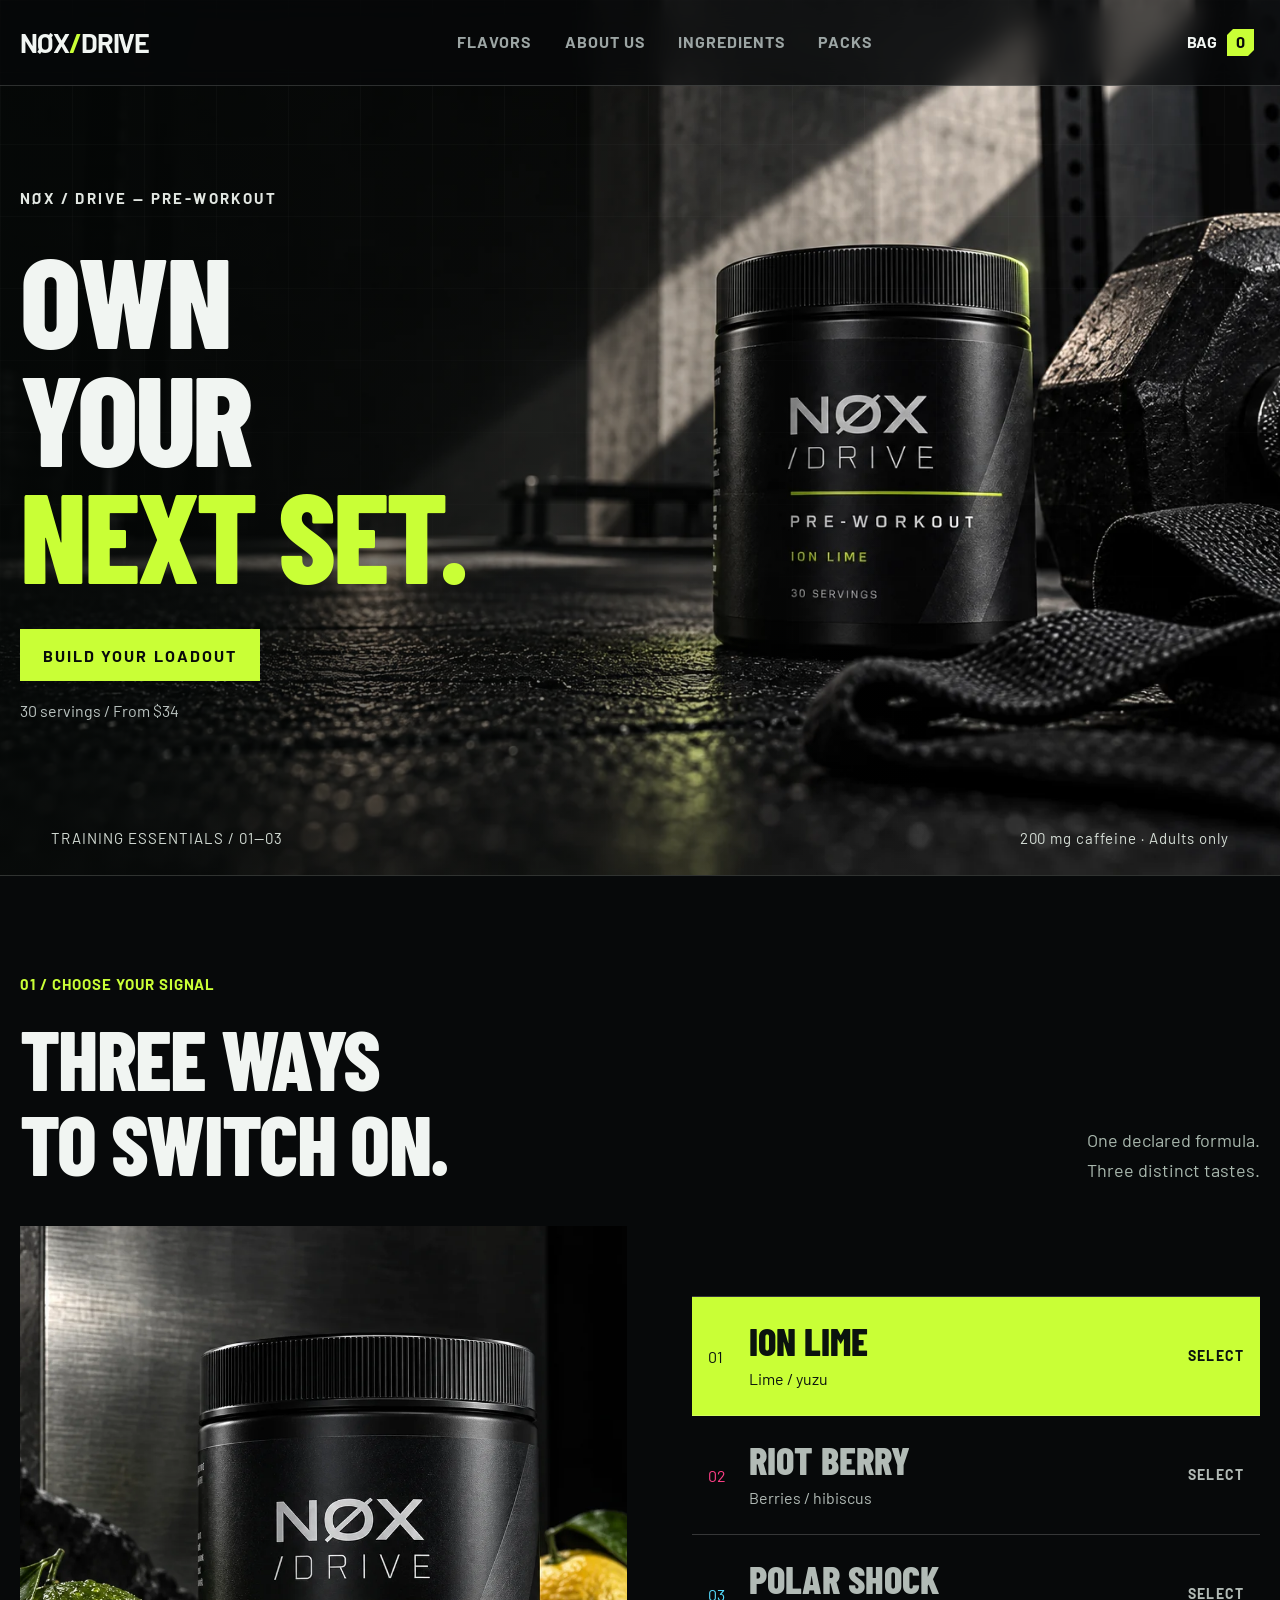
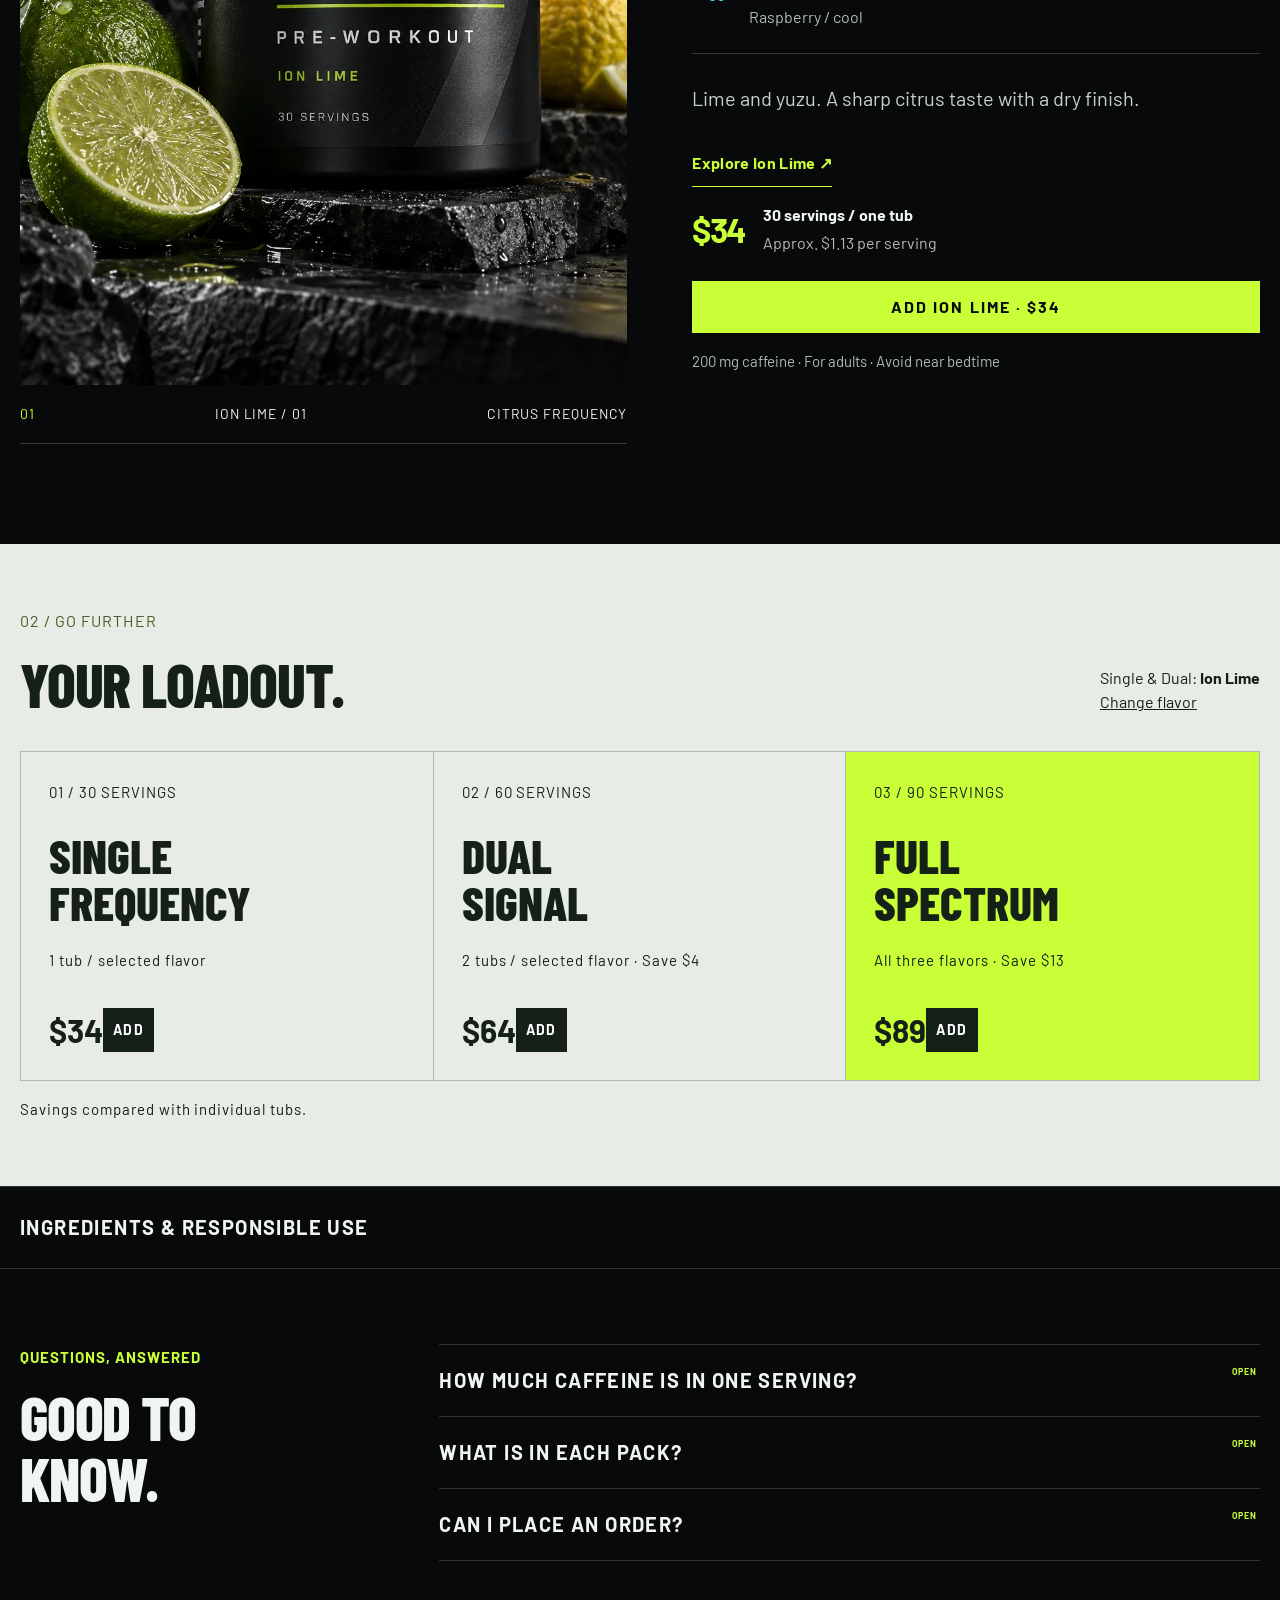
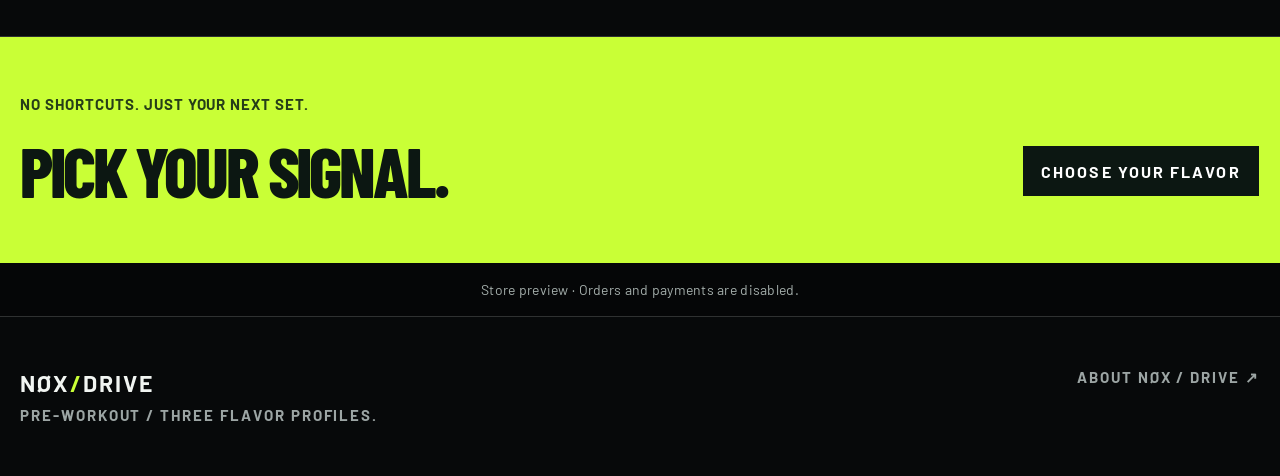
<file: index.html>
<!doctype html>
<html lang="en">
<head>
<meta charset="utf-8">
<meta name="viewport" content="width=device-width,initial-scale=1">
<meta name="description" content="NØX Drive pre-workout store preview: three flavor profiles and flexible pack formats.">
<meta name="theme-color" content="#07090a">
<title>NØX/DRIVE — Pre-Workout</title>
<style>
:root{--ink:#07090a;--steel:#171b1e;--white:#f1f5f2;--muted:#9ca5a4;--line:#f1f5f22b;--accent:#c9ff36;--rgb:201,255,54;--max:1240px}
*{box-sizing:border-box}html{scroll-behavior:smooth;overflow-x:hidden}body{margin:0;min-width:320px;overflow-x:hidden;color:var(--white);background:radial-gradient(circle at 80% 8%,rgba(var(--rgb),.08),transparent 30rem),var(--ink);font-family:Inter,ui-sans-serif,system-ui,-apple-system,"Segoe UI",sans-serif;line-height:1.5}body.cart-open{overflow:hidden}button,a{-webkit-tap-highlight-color:transparent}button{font:inherit;color:inherit}a{color:inherit;text-decoration:none}img{display:block;max-width:100%}:focus-visible{outline:2px solid var(--accent);outline-offset:4px}::selection{color:var(--ink);background:var(--accent)}
.skip{position:fixed;z-index:200;top:10px;left:10px;padding:.7rem 1rem;color:var(--ink);background:var(--accent);transform:translateY(-160%)}.skip:focus{transform:none}.shell{width:min(calc(100% - 40px),var(--max));margin:auto}.eyebrow,.nav-links,.button,.flavor,.label,.loadout,.demo,.footer,.status{font-family:"Arial Narrow","Roboto Condensed",sans-serif;font-weight:800;letter-spacing:.13em;text-transform:uppercase}.eyebrow,.label{margin:0 0 1rem;color:var(--accent);font-size:.66rem}.display{margin:0;font:900 6rem/.86 Impact,Haettenschweiler,"Arial Narrow Bold",sans-serif;letter-spacing:-.025em;text-transform:uppercase}
header{position:absolute;inset:0 0 auto;z-index:20;height:76px;border-bottom:1px solid var(--line);background:#07090aa8;backdrop-filter:blur(14px)}nav{height:100%;display:flex;align-items:center;gap:2rem}.brand{font-weight:950;letter-spacing:-.04em}.brand span{color:var(--accent)}.nav-links{display:flex;gap:1.8rem;margin-left:auto;color:var(--muted);font-size:.6rem}.nav-links a:hover{color:var(--white)}.cart-trigger{display:flex;align-items:center;gap:.6rem;border:0;background:none;cursor:pointer;font-size:.7rem;font-weight:900;text-transform:uppercase}.count{display:grid;place-items:center;min-width:27px;height:27px;padding:0 7px;color:var(--ink);background:var(--accent);clip-path:polygon(6px 0,100% 0,100% calc(100% - 6px),calc(100% - 6px) 100%,0 100%,0 6px)}
.hero{position:relative;height:min(920px,100svh);min-height:740px;padding-top:76px;border-bottom:1px solid var(--line);overflow:hidden}.hero:before{content:"";position:absolute;inset:0;opacity:.18;background-image:linear-gradient(var(--line) 1px,transparent 1px),linear-gradient(90deg,var(--line) 1px,transparent 1px);background-size:72px 72px;mask-image:linear-gradient(#000,transparent 85%)}.hero-grid{position:relative;height:100%;display:grid;grid-template-columns:.82fr 1.18fr}.hero-copy{z-index:2;display:flex;flex-direction:column;justify-content:center;padding:4rem 2rem 3rem 0}.hero h1{font-size:clamp(4.4rem,8.6vw,8.5rem)}.hero h1 span{display:block;color:transparent;-webkit-text-stroke:1px #f1f5f28c}.summary{max-width:520px;margin:1.4rem 0;color:#c4cbca}.actions{display:flex;flex-wrap:wrap;gap:.7rem}.button{display:inline-flex;min-height:50px;align-items:center;justify-content:center;border:1px solid var(--line);padding:.85rem 1.15rem;background:none;cursor:pointer;font-size:.64rem;transition:.2s}.button:hover{transform:translateY(-2px);border-color:var(--white)}.primary{border-color:var(--accent);color:var(--ink);background:var(--accent)}.readout{display:flex;flex-wrap:wrap;gap:1.2rem;margin-top:1.4rem;color:var(--muted);font-size:.6rem;text-transform:uppercase}.readout span:before{content:"";display:inline-block;width:5px;height:5px;margin:0 .45rem 1px 0;background:var(--accent)}
.stage{position:relative;display:grid;place-items:center;min-width:0;isolation:isolate}.stage:before{content:"";position:absolute;z-index:-2;width:72%;aspect-ratio:1;border:1px solid rgba(var(--rgb),.3);border-radius:50%;box-shadow:0 0 110px rgba(var(--rgb),.14),inset 0 0 80px rgba(var(--rgb),.05)}.stage:after{content:"";position:absolute;z-index:-1;width:90%;height:75%;background:radial-gradient(circle,rgba(var(--rgb),.15),transparent 68%);filter:blur(22px)}.product{width:min(690px,90%);aspect-ratio:1;object-fit:contain;filter:drop-shadow(0 42px 36px #000a)}.index{position:absolute;top:12%;right:1%;color:#f1f5f217;font:900 clamp(7rem,15vw,13rem)/1 Impact,sans-serif}.chip{position:absolute;left:2%;bottom:19%;padding:.8rem 1rem;border-left:2px solid var(--accent);background:#07090ad9;font-size:.7rem}.chip b{display:block;color:var(--accent);text-transform:uppercase}.chip span{color:var(--muted)}.selector{position:absolute;z-index:4;right:0;bottom:7%;display:grid;gap:.35rem;width:min(280px,43%);padding:.6rem;border:1px solid var(--line);background:#07090ae8;backdrop-filter:blur(12px)}.flavor{display:grid;grid-template-columns:5px 27px 1fr;align-items:center;gap:.65rem;width:100%;border:1px solid transparent;padding:.55rem;color:var(--muted);background:none;cursor:pointer;text-align:left;font-size:.56rem}.flavor:before{content:"";width:5px;height:23px;background:var(--signal)}.flavor b{color:var(--signal)}.flavor[aria-pressed=true]{border-color:var(--line);color:var(--white);background:#fff1}
.status{overflow:hidden;border-bottom:1px solid var(--line);color:var(--muted);font-size:.6rem}.status div{display:flex;width:max-content;padding:.8rem 0}.status span{padding-right:2rem}.status span:before{content:"";display:inline-block;width:14px;height:1px;margin:0 2rem 3px 0;background:var(--accent)}
.phase{padding:clamp(5rem,9vw,8rem) 0;border-bottom:1px solid var(--line)}.phase-head{display:grid;grid-template-columns:1fr .62fr;gap:4rem;align-items:end;margin-bottom:4rem}.phase-title{font-size:clamp(3.6rem,8vw,7rem)}.phase-head>p,.copy>p,.load-copy p,.step p,details p{margin:0;color:var(--muted)}.system{display:grid;grid-template-columns:repeat(3,1fr);border-top:1px solid var(--line)}.node{min-height:255px;padding:2rem;border-right:1px solid var(--line)}.node:last-child{border:0}.node-id{color:var(--accent);font:900 3rem/1 Impact,sans-serif}.node h3{margin:3.5rem 0 .6rem;font-size:.82rem;letter-spacing:.12em;text-transform:uppercase}.node p{margin:0;color:var(--muted);font-size:.84rem}
.frequency{display:grid;grid-template-columns:.85fr 1.15fr;gap:clamp(3rem,7vw,7rem);align-items:center}.signal-display{position:relative;min-height:520px;display:grid;place-items:center}.signal-display:before{content:"";position:absolute;inset:8%;border:1px solid rgba(var(--rgb),.35);background:linear-gradient(135deg,rgba(var(--rgb),.1),transparent 42%);clip-path:polygon(14% 0,100% 0,100% 86%,86% 100%,0 100%,0 14%)}.frequency-image{position:relative;width:min(500px,90%);aspect-ratio:1;object-fit:contain}.copy h2{font-size:clamp(4.2rem,8vw,7.7rem)}.copy h2 small{display:block;margin-bottom:.7rem;color:var(--accent);font:800 .65rem/1 system-ui;letter-spacing:.17em}.notes{display:flex;flex-wrap:wrap;gap:.5rem;margin:1.5rem 0 2rem}.notes span{border:1px solid var(--line);padding:.5rem .7rem;color:#c7cdcc;font-size:.68rem}.frequency-buttons{display:grid;gap:.45rem;max-width:500px}.frequency-buttons .flavor{padding:.75rem}
.formula{color:#0b0d0e;background:#e7ece8}.formula .label{color:#425000}.formula .phase-head>p{color:#4a5150}.formula-grid{display:grid;grid-template-columns:1.4fr .6fr;gap:4rem;align-items:start}.ingredient{display:grid;grid-template-columns:55px 1fr auto;gap:1rem;align-items:baseline;padding:1.2rem 0;border-top:1px solid #0003}.ingredient:last-child{border-bottom:1px solid #0003}.ingredient span{color:#6d7471;font-size:.62rem;font-weight:800}.ingredient strong{font-size:clamp(1rem,2vw,1.3rem);text-transform:uppercase}.ingredient b{color:#273000}.formula-panel{position:sticky;top:100px;padding:1.7rem;color:var(--white);background:#0d1011}.key{display:flex;justify-content:space-between;gap:1rem;padding:.7rem 0;border-top:1px solid var(--line);font-size:.58rem;text-transform:uppercase}.key span{color:var(--muted)}.warning{margin:1.4rem 0 0;padding-top:1.4rem;border-top:1px solid var(--line);color:#abb3b2;font-size:.7rem}.warning strong{color:var(--accent)}
.loadout-grid{display:grid;grid-template-columns:1fr 1fr;gap:5rem}.load-copy h2,.protocol h2,.faq h2{font-size:clamp(4.2rem,9vw,8rem)}.load-list{border-top:1px solid var(--line)}.loadout{display:grid;grid-template-columns:45px 1fr auto 34px;align-items:center;gap:1rem;width:100%;border:0;border-bottom:1px solid var(--line);padding:1.2rem 0;background:none;cursor:pointer;text-align:left}.loadout>b,.add{color:var(--accent)}.loadout strong,.loadout small{display:block}.loadout strong{font-size:.76rem}.loadout small{margin-top:.3rem;color:var(--muted);font-size:.53rem;letter-spacing:.07em}.price{font-size:.68rem}.add{display:grid;place-items:center;width:34px;height:34px;color:var(--ink);background:var(--accent);font-size:1rem}.loadout:hover strong{color:var(--accent)}
.protocol,.faq{display:grid;grid-template-columns:.65fr 1.35fr;gap:5rem}.steps{counter-reset:s}.step{position:relative;padding:1.5rem 0 1.5rem 5rem;border-top:1px solid var(--line);counter-increment:s}.step:before{content:"0" counter(s);position:absolute;left:0;color:var(--accent);font-weight:900}.step h3{margin:0 0 .4rem;font-size:.8rem;letter-spacing:.12em;text-transform:uppercase}.step p,details p{font-size:.83rem}details{border-top:1px solid var(--line)}details:last-child{border-bottom:1px solid var(--line)}summary{position:relative;padding:1.25rem 4.5rem 1.25rem 0;cursor:pointer;list-style:none;font-size:.8rem;font-weight:850;letter-spacing:.07em;text-transform:uppercase}summary::-webkit-details-marker{display:none}summary:after{content:"OPEN";position:absolute;right:.2rem;color:var(--accent);font-size:.55rem;letter-spacing:.12em}details[open] summary:after{content:"CLOSE"}details p{padding:0 3rem 1.4rem 0}
.demo{margin:0;padding:1rem;color:#747d7b;background:#050607;text-align:center;font-size:.52rem}.footer{padding:3rem 0;border-top:1px solid var(--line);color:var(--muted);font-size:.56rem}.footer-row{display:flex;justify-content:space-between;gap:2rem}.footer-brand{color:var(--white);font-size:1.1rem}.footer-brand span{color:var(--accent)}
.backdrop{position:fixed;inset:0;z-index:90;visibility:hidden;opacity:0;background:#000b;transition:.3s}.backdrop.active{visibility:visible;opacity:1}.cart{position:fixed;inset:0 0 0 auto;z-index:100;display:flex;flex-direction:column;width:min(460px,100%);background:#0e1112;transform:translateX(105%);transition:transform .35s}.cart.active{transform:none}.cart-head,.cart-foot{padding:1.2rem;border-bottom:1px solid var(--line)}.cart-head{display:flex;justify-content:space-between;align-items:center}.cart-head h2{margin:.2rem 0 0;font-size:1rem;text-transform:uppercase}.close,.remove,.qty button{border:1px solid var(--line);background:none;cursor:pointer}.close{width:40px;height:40px;font-size:1.3rem}.cart-items{flex:1;overflow:auto;padding:1.2rem}.empty{padding:3rem 1rem;color:var(--muted);text-align:center;font-size:.8rem}.cart-item{display:grid;grid-template-columns:62px 1fr auto;gap:.8rem;padding-bottom:1rem;margin-bottom:1rem;border-bottom:1px solid var(--line)}.swatch{display:grid;place-items:center;height:68px;color:#080a0a;background:var(--item);font:900 .58rem/1 Impact,sans-serif;text-align:center}.cart-item h3{margin:0;font-size:.72rem;text-transform:uppercase}.cart-item p{margin:.2rem 0 .6rem;color:var(--muted);font-size:.65rem}.qty{display:flex;align-items:center;gap:.5rem}.qty button{width:28px;height:28px}.remove{align-self:start;border:0;color:var(--muted);font-size:.62rem;text-decoration:underline}.cart-foot{border-top:1px solid var(--line);border-bottom:0}.total{display:flex;justify-content:space-between;margin-bottom:1rem;font-weight:900;text-transform:uppercase}.cart-foot .button{width:100%}.cart-foot small{display:block;margin-top:.7rem;color:var(--muted);text-align:center}.toast{position:fixed;z-index:150;left:50%;bottom:1rem;max-width:calc(100% - 2rem);padding:.8rem 1rem;color:var(--ink);background:var(--white);font-size:.68rem;font-weight:850;text-align:center;text-transform:uppercase;opacity:0;pointer-events:none;transform:translate(-50%,1rem);transition:.2s}.toast.show{opacity:1;transform:translate(-50%,0)}
@media(max-width:900px){.nav-links{display:none}.hero-grid{grid-template-columns:.9fr 1.1fr}.chip{display:none}.phase-head,.frequency,.formula-grid,.loadout-grid,.protocol,.faq{grid-template-columns:1fr;gap:3rem}.system{grid-template-columns:1fr}.node{min-height:auto;border-right:0;border-bottom:1px solid var(--line)}.node h3{margin-top:1.5rem}.formula-panel{position:static}}
@media(max-width:640px){.shell{width:calc(100% - 28px)}header{height:58px}.cart-trigger{margin-left:auto}.cart-label{display:none}.hero{height:100svh;min-height:640px;max-height:820px;padding-top:58px}.hero-grid{grid-template-columns:1fr;grid-template-rows:auto 1fr}.hero-copy{justify-content:flex-start;padding:1.15rem 0 0}.hero .eyebrow{margin-bottom:.5rem;font-size:.53rem}.hero h1{font-size:clamp(3.5rem,18vw,5.8rem)}.summary{max-width:94%;margin:.65rem 0 .75rem;font-size:.76rem;line-height:1.35}.button{min-height:41px;padding:.6rem .7rem;font-size:.53rem}.readout{display:none}.stage{min-height:0;margin-top:-.3rem}.stage:before{width:67%}.product{width:min(390px,91%);max-height:42svh}.index{top:0;font-size:7rem}.selector{bottom:.6rem;width:51%;padding:.3rem;gap:.1rem}.flavor{grid-template-columns:4px 20px 1fr;gap:.35rem;padding:.34rem;font-size:.43rem;letter-spacing:.07em}.flavor:before{width:4px;height:17px}.phase{padding:4.3rem 0}.phase-head{margin-bottom:2.3rem}.ingredient{grid-template-columns:36px 1fr auto;gap:.5rem}.ingredient b{font-size:.82rem}.signal-display{min-height:340px}.loadout{grid-template-columns:34px 1fr 34px;gap:.5rem}.price{display:none}.footer-row{flex-direction:column}}
@media(prefers-reduced-motion:reduce){html{scroll-behavior:auto}*,*:before,*:after{animation:none!important;transition-duration:.01ms!important;scroll-behavior:auto!important}}
</style>
<link rel="stylesheet" href="premium.css">
<link rel="icon" href="data:,">
<link rel="stylesheet" href="commerce.css?v=2">
<link rel="stylesheet" href="identity.css?v=4">
<link rel="stylesheet" href="desktop-tune.css?v=20260922g">
<link rel="stylesheet" href="typography.css?v=20260923a"></head>
<body>
<a class="skip" href="#main">Skip to content</a>
<header><nav class="shell" aria-label="Primary navigation"><a class="brand" href="#signal" aria-label="NØX Drive home">NØX<span>/</span>DRIVE</a><div class="nav-links"><a href="#shop">Flavors</a><a href="about.html">About us</a><a href="#formula">Ingredients</a><a href="#loadout">Packs</a></div><a class="mobile-about" href="about.html">About</a><button class="cart-trigger" aria-label="Open bag" type="button" aria-controls="cart" aria-expanded="false"><span class="cart-label">Bag</span><span class="count" aria-live="polite">0</span></button></nav></header>
<main id="main">
<section class="hero campaign" id="signal" aria-labelledby="hero-title">
<img class="campaign-photo" src="assets/nox-campaign.webp" srcset="assets/nox-campaign-640.webp 640w, assets/nox-campaign.webp 1536w" sizes="100vw" width="1536" height="1024" alt="NØX Ion Lime beside training equipment in a dark concrete gym" fetchpriority="high" decoding="async">
<div class="campaign-content shell"><p class="eyebrow">NØX / DRIVE — PRE-WORKOUT</p><h1 class="display" id="hero-title">OWN<br>YOUR<br><span>NEXT SET.</span></h1><a class="button primary" href="#shop">Build your loadout</a><p class="hero-safety">30 servings / From $34</p></div>
<div class="campaign-caption"><span>TRAINING ESSENTIALS / 01—03</span><span>200 mg caffeine · Adults only</span></div></section>
<section class="signal-shop shell" id="shop" aria-labelledby="shop-title">
<div class="shop-heading"><p class="label">01 / Choose your signal</p><h2 class="display" id="shop-title">THREE WAYS<br>TO SWITCH ON.</h2><span class="shop-heading-note">One declared formula.<br>Three distinct tastes.</span></div>
<div class="signal-config"><figure class="signal-photo"><img id="product-image" src="assets/lime-hero.webp" srcset="assets/lime-hero-640.webp 640w, assets/lime-hero.webp 1254w" sizes="(max-width:680px) 94vw, 52vw" width="1254" height="1254" alt="Ion Lime jar with fresh citrus" loading="lazy"><figcaption><span id="product-index">01</span><span id="telemetry-name">Ion Lime</span><span id="telemetry-note">Citrus / dry</span></figcaption></figure>
<div class="signal-controls"><div class="signal-options" role="group" aria-label="Choose your flavor">
<button type="button" data-flavor="lime" aria-pressed="true" style="--option:#c9ff36"><span>01</span><strong>ION LIME</strong><small>Lime / yuzu</small><span class="option-action">Select</span></button>
<button type="button" data-flavor="berry" aria-pressed="false" style="--option:#ff3f87"><span>02</span><strong>RIOT BERRY</strong><small>Berries / hibiscus</small><span class="option-action">Select</span></button>
<button type="button" data-flavor="polar" aria-pressed="false" style="--option:#55ddff"><span>03</span><strong>POLAR SHOCK</strong><small>Raspberry / cool</small><span class="option-action">Select</span></button></div>
<div class="signal-buy"><p id="hero-summary">Lime and yuzu. A sharp, dry finish.</p><a class="flavor-detail" id="flavor-detail" href="product.html?flavor=lime">Explore Ion Lime ↗</a><div class="purchase-meta"><strong>$34</strong><span>30 servings / one tub<small>Approx. $1.13 per serving</small></span></div><button class="button primary" id="hero-cta" type="button">Add Ion Lime · $34</button><p class="hero-safety">200 mg caffeine · For adults · Avoid near bedtime</p></div></div></div>
</section>
<section class="pack-deck" id="loadout" aria-labelledby="loadout-title"><div class="shell"><div class="pack-title"><p class="label">02 / Go further</p><h2 class="display" id="loadout-title">YOUR LOADOUT.</h2><p>Single &amp; Dual: <strong id="pack-selection">Ion Lime</strong> <a href="#shop">Change flavor</a></p></div>
<div class="pack-grid"><button class="pack" type="button" data-bundle="single"><small>01 / 30 SERVINGS</small><strong>Single<br>Frequency</strong><span>1 tub / selected flavor</span><b>$34 <i>Add</i></b></button><button class="pack" type="button" data-bundle="double"><small>02 / 60 SERVINGS</small><strong>Dual<br>Signal</strong><span>2 tubs / selected flavor · Save $4</span><b>$64 <i>Add</i></b></button><button class="pack spectrum" type="button" data-bundle="trio"><small>03 / 90 SERVINGS</small><strong>Full<br>Spectrum</strong><span>All three flavors · Save $13</span><b>$89 <i>Add</i></b></button></div><p class="pack-note">Savings compared with individual tubs.</p></div></section>
<details class="technical" id="formula"><summary class="shell">Ingredients &amp; responsible use <span aria-hidden="true">+</span></summary><section class="phase formula" aria-labelledby="formula-title"><div class="shell"><div class="phase-head"><div><p class="label">04 / Core telemetry</p><h2 class="display phase-title" id="formula-title">The full<br>formula.</h2></div><p>Amounts shown per full 15 g serving. Illustrative formulation data, not a final product label. Any commercial formula requires safety and regulatory review.</p></div><div class="formula-grid"><div aria-label="Active ingredients per serving"><div class="ingredient"><span>A.01</span><strong>L-Citrulline</strong><b>6000 mg</b></div><div class="ingredient"><span>A.02</span><strong>Beta-Alanine</strong><b>3200 mg</b></div><div class="ingredient"><span>A.03</span><strong>Betaine</strong><b>2500 mg</b></div><div class="ingredient"><span>A.04</span><strong>L-Tyrosine</strong><b>1000 mg</b></div><div class="ingredient"><span>A.05</span><strong>Caffeine</strong><b>200 mg</b></div><div class="ingredient"><span>A.06</span><strong>Vitamin B6</strong><b>1.4 mg</b></div></div><aside class="formula-panel" aria-label="Serving telemetry and safety warning"><p class="eyebrow">Serving telemetry</p><div class="key"><span>Serving size</span><strong>1 scoop / 15 g</strong></div><div class="key"><span>Container</span><strong>30 servings</strong></div><div class="key"><span>Daily maximum</span><strong>1 serving</strong></div><div class="key"><span>Added sugar</span><strong>0 g</strong></div><p class="warning"><strong>Responsible use:</strong> High caffeine content: 200 mg per full serving. Not intended for anyone under 18, people who are pregnant or nursing, or anyone sensitive to caffeine. Do not combine with other caffeine or stimulant sources. Consult a qualified healthcare professional before use if you take medication or have a medical condition. Beta-alanine may cause temporary tingling. Keep out of reach of children. Supplements do not replace a varied diet or healthy lifestyle.</p></aside></div></div></section></details>


<section class="phase" aria-labelledby="faq-title"><div class="shell faq"><div><p class="label">Questions, answered</p><h2 class="display" id="faq-title">Good to<br>know.</h2></div><div><details><summary>How much caffeine is in one serving?</summary><p>A full serving contains 200 mg. Begin with half a scoop to assess tolerance, and do not combine it with other caffeine or stimulants.</p></details><details><summary>What is in each pack?</summary><p>Single: one tub. Dual: two tubs of your selected flavor. Full Spectrum: one tub of each flavor. Every tub contains 30 servings.</p></details><details><summary>Can I place an order?</summary><p>No. This store preview does not place orders or take payment.</p></details></div></div></section>
<section class="closing-offer"><div class="shell"><p class="label">NO SHORTCUTS. JUST YOUR NEXT SET.</p><h2>PICK YOUR SIGNAL.</h2><a class="button primary" href="#shop">Choose your flavor</a></div></section></main>
<p class="demo">Store preview · Orders and payments are disabled.</p>
<footer class="footer"><div class="shell footer-row"><div><div class="footer-brand">NØX<span>/</span>DRIVE</div><div>Pre-workout / Three flavor profiles.</div></div><a href="about.html">About NØX / DRIVE ↗</a></div></footer>
<div class="backdrop" id="backdrop" aria-hidden="true"></div><aside class="cart" id="cart" role="dialog" aria-modal="true" aria-labelledby="cart-title" aria-hidden="true"><div class="cart-head"><div><p class="eyebrow">Payload register</p><h2 id="cart-title">Your bag</h2></div><button class="close" type="button" aria-label="Close cart">Close</button></div><div class="cart-items" id="cart-items"></div><div class="cart-foot"><div class="total"><span>Demo total</span><span id="total">$0.00</span></div><button class="button primary" id="checkout" type="button">Run demo checkout</button><small>No payment will be requested or processed.</small></div></aside><div class="toast" id="toast" role="status" aria-live="polite"></div>
<div class="mobile-purchase" aria-label="Quick purchase"><div><strong id="quick-name">Ion Lime</strong><span>30 servings · $34</span></div><button type="button" class="purchase-button" id="quick-add">Add to bag</button></div>
<script src="cart.js?v=20260922b" defer></script>
<script src="app.js" defer></script>
</body>
</html>
</file>
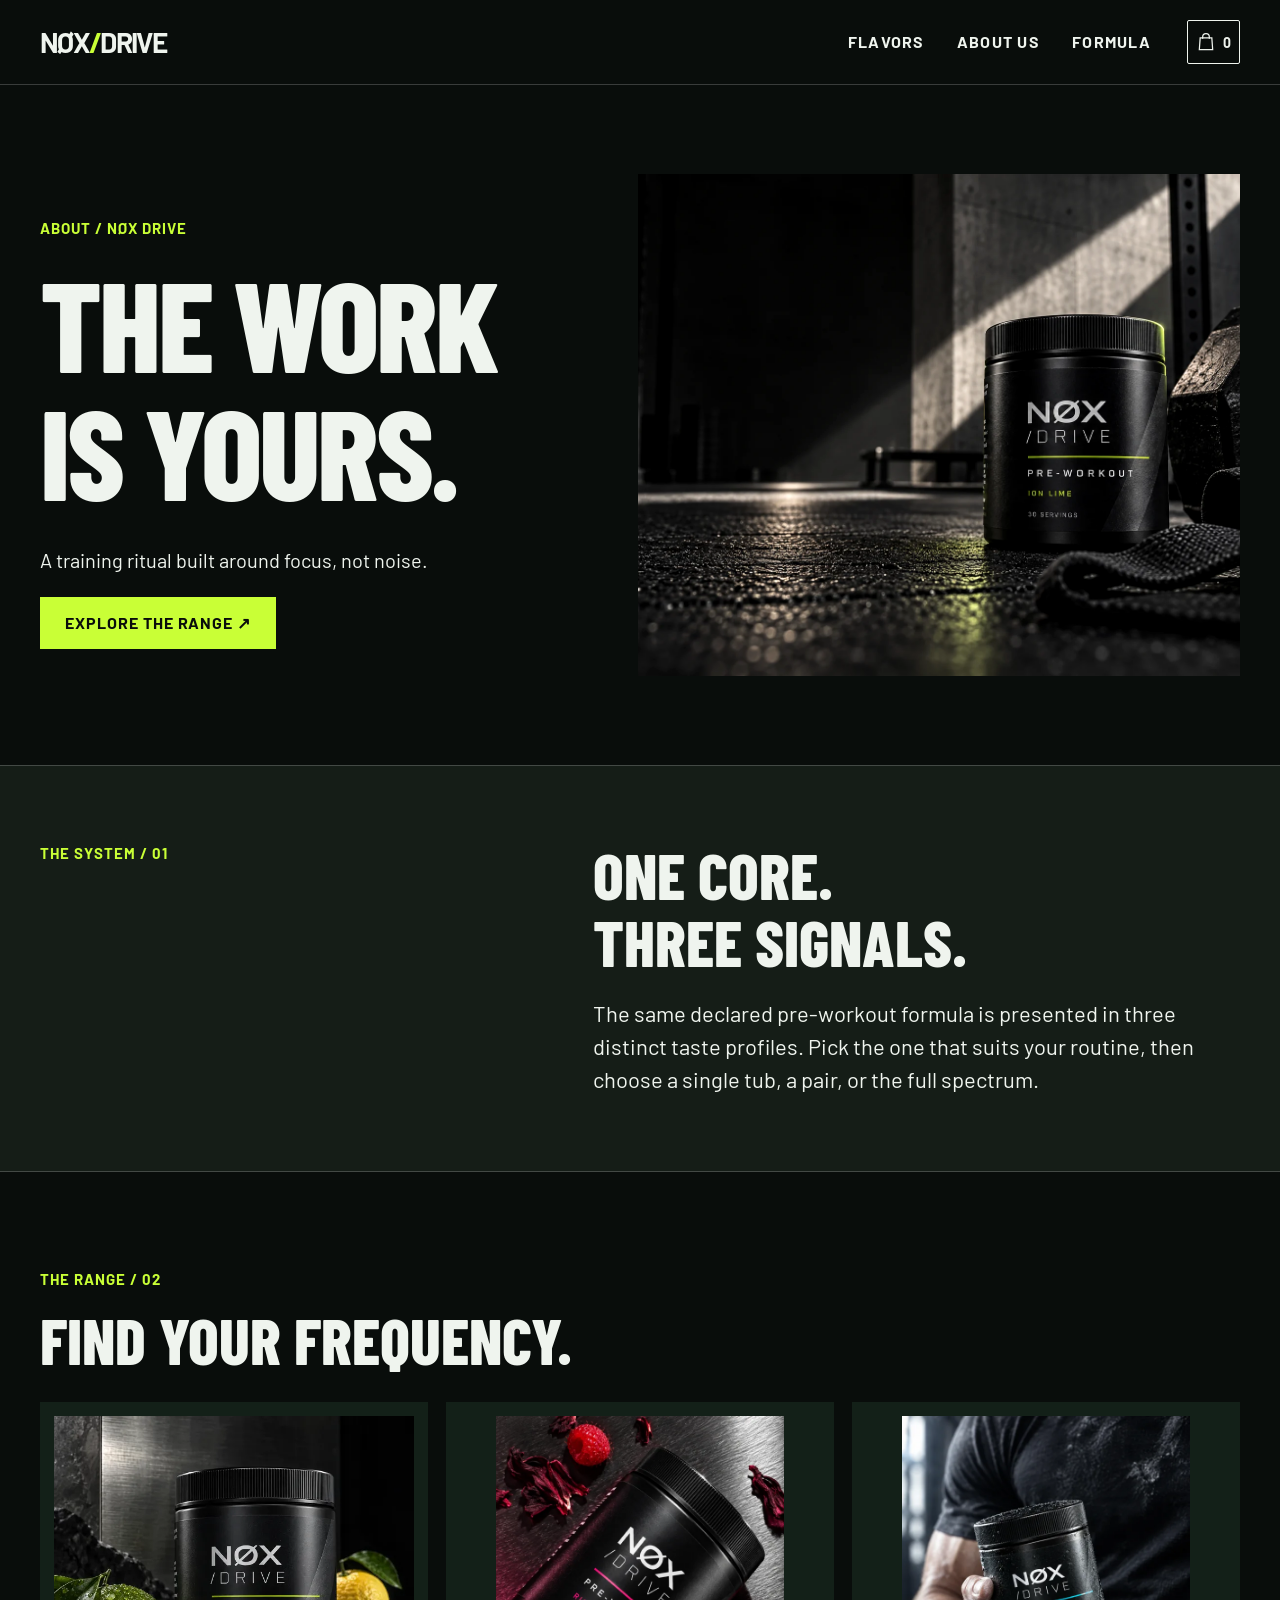
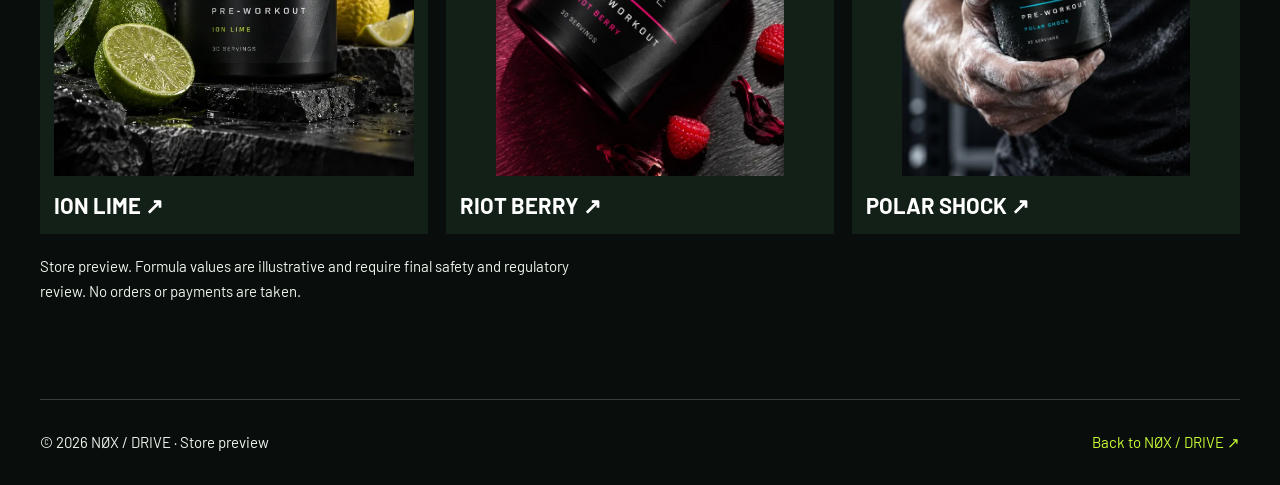
<file: about.html>
<!doctype html><html lang="en" data-brand="nox"><head><meta charset="utf-8"><meta name="viewport" content="width=device-width,initial-scale=1"><meta name="theme-color" content="#090d0b"><meta name="description" content="The NØX Drive approach to focused training."><title>About NØX Drive — Own your next set</title><link rel="icon" href="data:,"><link rel="stylesheet" href="detail.css?v=20260922g"><link rel="stylesheet" href="detail-commerce.css?v=20260922c"><link rel="stylesheet" href="typography.css?v=20260923a"></head><body>
<a class="skip" href="#main">Skip to content</a><header class="topbar"><nav class="nav shell" aria-label="Primary navigation"><a class="brand" href="index.html">NØX<span>/</span>DRIVE</a><div class="navlinks"><a href="index.html#shop">Flavors</a><a href="about.html" aria-current="page">About us</a><a href="index.html#formula">Formula</a></div></nav></header>
<main id="main"><section class="about-hero shell"><div><p class="eyebrow">About / NØX Drive</p><h1 class="display">THE WORK<br>IS YOURS.</h1><p class="lead">A training ritual built around focus, not noise.</p><a class="button" href="index.html#shop">Explore the range ↗</a></div><img src="assets/nox-campaign.webp" width="1536" height="1024" alt="NØX Drive tub beside weights in a dark gym"></section><section class="about-band"><div class="shell"><p class="eyebrow">The system / 01</p><div><h2>One core.<br>Three signals.</h2><p>The same declared pre-workout formula is presented in three distinct taste profiles. Pick the one that suits your routine, then choose a single tub, a pair, or the full spectrum.</p></div></div></section><section class="about-end shell"><p class="eyebrow">The range / 02</p><h2>Find your frequency.</h2><div class="related-grid"><a class="related-card" href="product.html?flavor=lime"><img src="assets/lime-hero-640.webp" width="640" height="640" alt="Ion Lime tub"><span>Ion Lime ↗</span></a><a class="related-card" href="product.html?flavor=berry"><img src="assets/nox-berry-640.webp" width="640" height="640" alt="Riot Berry tub"><span>Riot Berry ↗</span></a><a class="related-card" href="product.html?flavor=polar"><img src="assets/nox-polar-640.webp" width="640" height="640" alt="Polar Shock tub"><span>Polar Shock ↗</span></a></div><p class="caution">Store preview. Formula values are illustrative and require final safety and regulatory review. No orders or payments are taken.</p></section></main><footer class="footer shell"><span>© 2026 NØX / DRIVE · Store preview</span><a href="index.html">Back to NØX / DRIVE ↗</a></footer><script src="detail-commerce.js?v=20260922c" defer></script><script src="cart.js?v=20260922b" defer></script></body></html>
</file>
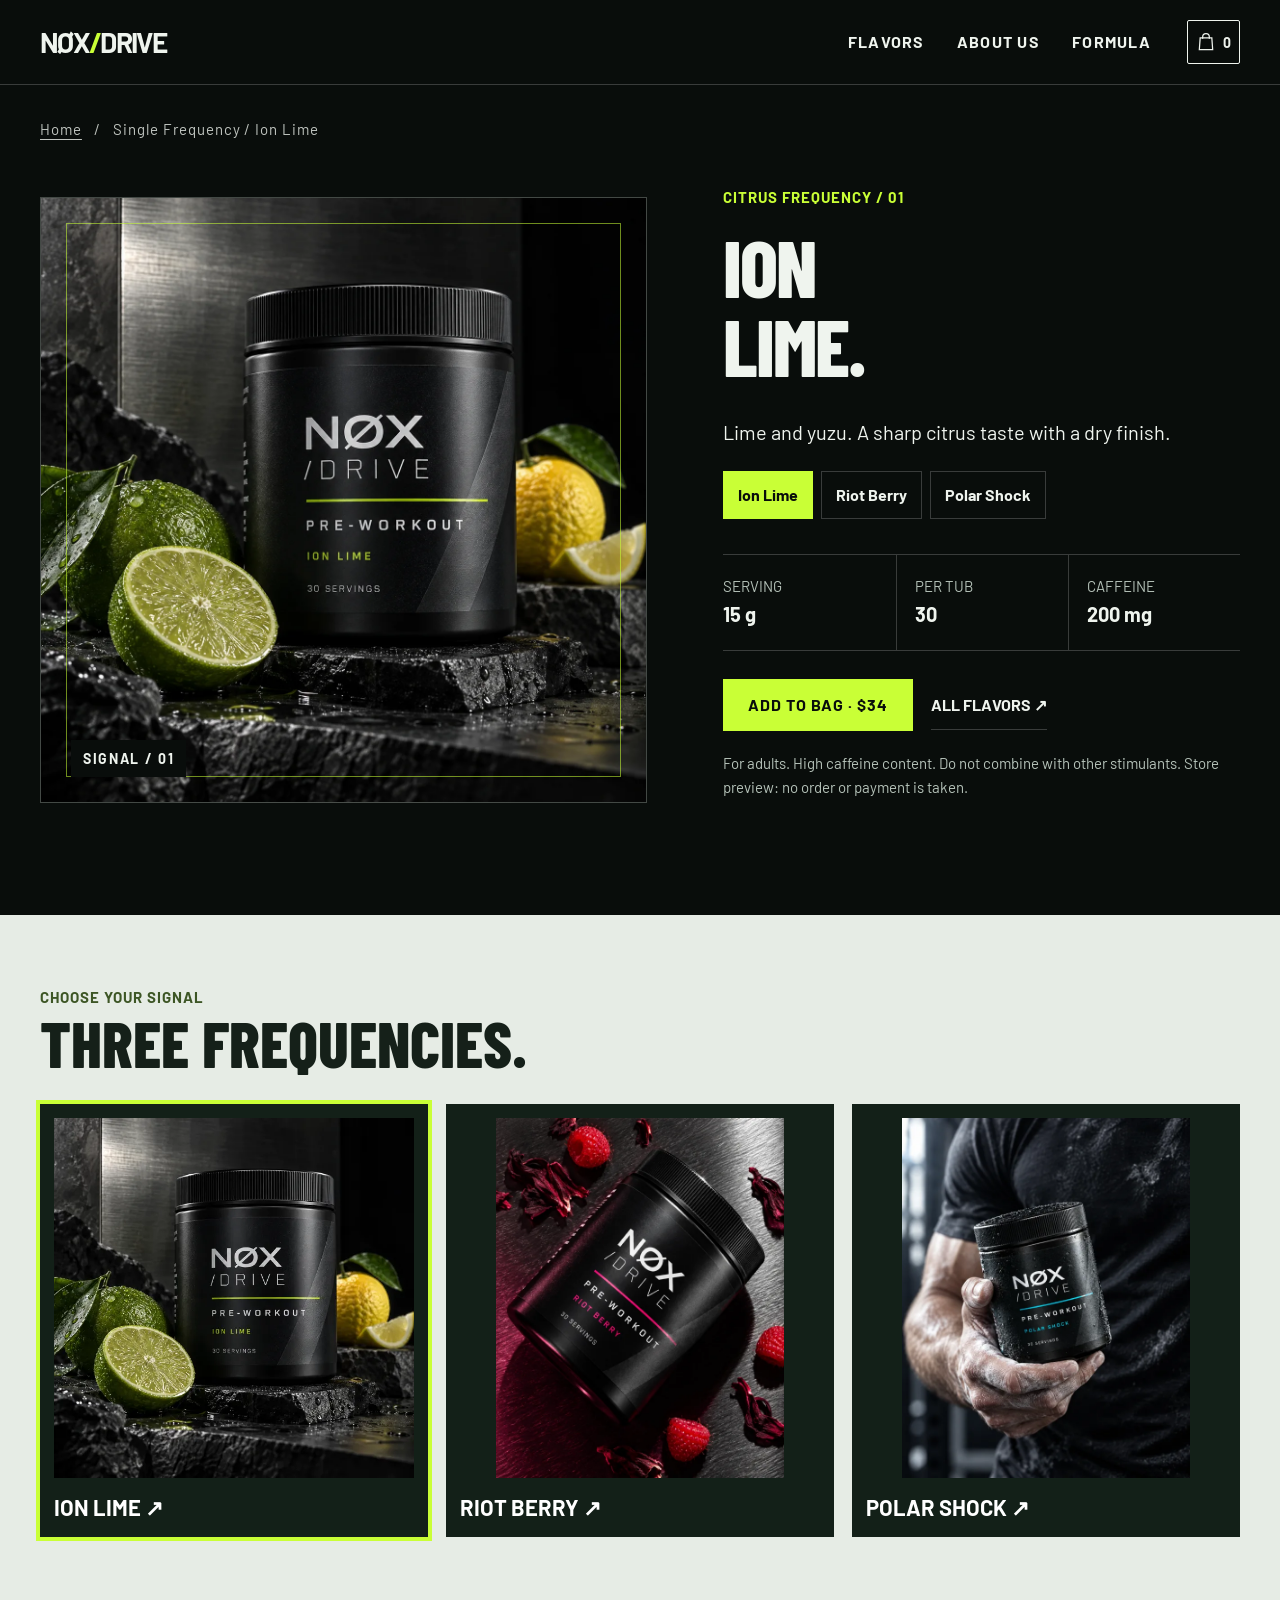
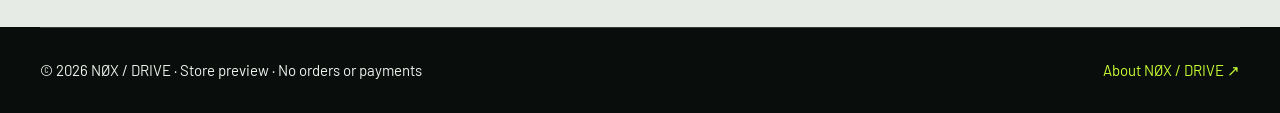
<file: product.html>
<!doctype html><html lang="en" data-brand="nox"><head><meta charset="utf-8"><meta name="viewport" content="width=device-width,initial-scale=1"><meta name="theme-color" content="#090d0b"><meta name="description" content="Explore NØX Drive's three pre-workout flavor profiles."><title>Ion Lime — NØX Drive</title><link rel="icon" href="data:,"><link rel="stylesheet" href="detail.css?v=20260922g"><link rel="stylesheet" href="detail-commerce.css?v=20260922c"><link rel="stylesheet" href="typography.css?v=20260923a"></head><body>
<a class="skip" href="#main">Skip to content</a><header class="topbar"><nav class="nav shell" aria-label="Primary navigation"><a class="brand" href="index.html">NØX<span>/</span>DRIVE</a><div class="navlinks"><a href="index.html#shop">Flavors</a><a href="about.html">About us</a><a href="index.html#formula">Formula</a></div></nav></header>
<main id="main"><section class="product-hero shell"><figure class="product-photo"><img id="product-image" src="assets/lime-hero.webp" width="1254" height="1254" alt="Ion Lime tub with fresh citrus"><figcaption id="product-caption">Signal / 01</figcaption></figure><div class="product-copy"><div class="eyebrow" id="product-tag">Citrus frequency / 01</div><h1 class="display" id="product-title">ION<br>LIME.</h1><p class="lead" id="product-lead">Lime and yuzu. A sharp citrus taste with a dry finish.</p><p id="product-description">Acid lime, bright yuzu, and a restrained mineral finish.</p><div class="telemetry"><div><small>Serving</small><strong>15 g</strong></div><div><small>Per tub</small><strong>30</strong></div><div><small>Caffeine</small><strong>200 mg</strong></div></div><a class="button" id="product-add" href="index.html?add=lime#shop">Add to bag · $34 ↗</a><a class="text-link" href="index.html#shop">All flavors ↗</a><p class="caution">For adults. High caffeine content. Do not combine with other stimulants. Store preview: no order or payment is taken.</p></div></section><section class="related"><div class="shell"><div class="eyebrow">Choose your signal</div><h2>Three frequencies.</h2><div class="related-grid"><a class="related-card" href="product.html?flavor=lime" data-related="lime"><img src="assets/lime-hero-640.webp" width="640" height="640" alt="Ion Lime tub"><span>Ion Lime ↗</span></a><a class="related-card" href="product.html?flavor=berry" data-related="berry"><img src="assets/nox-berry-640.webp" width="640" height="640" alt="Riot Berry tub"><span>Riot Berry ↗</span></a><a class="related-card" href="product.html?flavor=polar" data-related="polar"><img src="assets/nox-polar-640.webp" width="640" height="640" alt="Polar Shock tub"><span>Polar Shock ↗</span></a></div></div></section></main>
<footer class="footer shell"><span>© 2026 NØX / DRIVE · Store preview · No orders or payments</span><a href="about.html">About NØX / DRIVE ↗</a></footer><script src="detail-commerce.js?v=20260922c" defer></script><script src="cart.js?v=20260922b" defer></script><script src="product.js?v=20260922c" defer></script></body></html>
</file>
<file: premium.css>
/* Consistent controls, independent of each brand's art direction. */
button:disabled{opacity:.45;cursor:not-allowed;transform:none}
.cart[inert]{visibility:hidden}.cart:not([inert]){visibility:visible}
.cart-foot[hidden]{display:none!important}
.shop-line{display:grid;grid-template-columns:88px minmax(0,1fr);gap:16px;padding:22px 0;border-bottom:1px solid currentColor}
.shop-line>img{width:88px;height:88px;object-fit:cover;border-radius:3px}
.shop-line h3{font:600 15px/1.3 system-ui;margin:0 0 5px;letter-spacing:0}
.shop-line p{font:12px/1.5 system-ui;opacity:.75;margin:0 0 6px}
.shop-line strong{font:600 14px/1.4 system-ui}
.shop-quantity{display:flex;align-items:center;gap:8px;margin-top:12px}
.shop-quantity button{min-width:36px;min-height:36px;border:1px solid currentColor;background:none;font:14px system-ui;cursor:pointer}
.shop-quantity output{min-width:20px;text-align:center}
.shop-quantity .shop-remove{border:0;margin-left:auto;text-decoration:underline;font-size:12px}
.shop-empty{padding:50px 10px;text-align:center;line-height:1.8}
.demo-complete{padding:50px 12px;text-align:center}
.demo-complete>span{font:50px/1.5 system-ui}
.demo-complete h3{font-size:30px}
.demo-complete p{font-size:15px;line-height:1.6}
.demo-return{padding:14px 20px;background:none;border:1px solid currentColor;cursor:pointer}
.cart-head button{min-width:44px;min-height:44px}
.cart-foot small,.cart-note{font-size:12px;line-height:1.5}
.toast{pointer-events:none}
.cart-trigger{margin-left:auto}

/* NØX — carbon, steel and flavor signals. */
:root{--max:1320px}
.brand{font-size:21px}.nav-links{font-size:11px;letter-spacing:.12em}
.hero{height:auto;min-height:min(860px,100svh);max-height:none;padding:100px 0 42px}
.hero-grid{grid-template-columns:.84fr 1.16fr;gap:32px;align-items:center}
.hero-copy{padding:40px 0}.hero h1{font-size:clamp(64px,7.8vw,118px)}
.hero h1 span{-webkit-text-stroke:1px #c4cdcb;color:#182023}
.summary{font-size:16px;line-height:1.7;max-width:420px}
.hero .eyebrow{font-size:11px;letter-spacing:.16em}
.hero-safety{font-size:11px;line-height:1.6;color:#bbc4c1;margin:18px 0 0}
.readout{margin-top:12px;font-size:10px}
.button{font-size:11px;min-height:48px}
.stage{display:grid;grid-template-columns:1fr;gap:0;align-content:center}
.stage:before,.stage:after,.index,.chip{display:none}
.product{width:100%;height:auto;max-height:none;aspect-ratio:1;object-fit:cover;filter:none;border:1px solid #ffffff14}
.selector{position:static;width:100%;display:grid;grid-template-columns:repeat(3,1fr);padding:0;margin-top:12px;background:transparent;border:1px solid var(--line);backdrop-filter:none;gap:0}
.flavor{min-height:54px;grid-template-columns:4px 20px 1fr;font-size:10px;padding:12px;letter-spacing:.07em}
.flavor[aria-pressed=true]{background:rgba(var(--rgb),.08);border-color:var(--accent)}
.selector .flavor+ .flavor{border-left:1px solid var(--line)}
.frequency{grid-template-columns:1.05fr .95fr;gap:70px}
.signal-display{min-height:0}.signal-display:before{display:none}.frequency-image{width:100%;height:auto;display:block;border:1px solid var(--line)}
.frequency-buttons .flavor{font-size:11px}
.phase{padding:92px 0}.phase-title{font-size:clamp(48px,6vw,86px)}
.node{padding:30px;min-height:235px}.node h3{margin-top:30px}.node p{line-height:1.7}
.formula-panel .key{font-size:11px}.formula-panel .warning{font-size:12px;line-height:1.75}
.load-copy h2,.protocol h2,.faq h2{font-size:clamp(48px,6vw,86px)}
.loadout{min-height:115px}.loadout strong{font-size:13px}.loadout small{font-size:11px;line-height:1.7}.price{font-size:16px}
.loadout:hover{background:#ffffff04}
.demo{font:11px/1.7 system-ui;color:#a4aeab;text-transform:none;letter-spacing:.02em}
.footer{font-size:11px;line-height:1.7}.footer-brand{font-size:23px}
@media(max-width:900px){
  .hero-grid{grid-template-columns:.85fr 1.15fr;gap:20px}.hero h1{font-size:72px}
  .selector .flavor{grid-template-columns:4px 1fr;gap:5px;padding:8px;font-size:9px}.selector .flavor b{display:none}
  .frequency{gap:32px;grid-template-columns:1fr 1fr}.phase{padding:70px 0}
}
@media(max-width:640px){
  .hero{padding:80px 0 28px;min-height:0}.hero-grid{grid-template-columns:1fr;gap:22px}
  .hero-copy{padding:0}.hero h1{font-size:clamp(55px,15vw,74px)}.hero h1 br{display:none}.hero h1 span{display:inline}
  .hero .eyebrow{font-size:10px;margin-bottom:14px}.summary{font-size:14px;margin:15px 0 18px}
  .actions{gap:8px}.actions .button{flex:1;font-size:10px;padding:10px 7px}
  .hero-safety{font-size:10px;margin-top:12px}.readout{display:none}
  .stage{margin:0}.product{width:100%;max-height:none}.selector{margin-top:8px}
  .selector .flavor{font-size:10px;min-height:48px;padding:8px;gap:7px}
  .frequency{grid-template-columns:1fr;gap:28px}.copy h2{font-size:65px}
  .frequency-buttons .flavor{font-size:11px;min-height:48px}
  .phase{padding:58px 0}.phase-head{gap:22px}.phase-head>p{font-size:14px;line-height:1.7}
  .node{padding:25px 4px}.loadout{grid-template-columns:25px 1fr auto 30px;gap:7px}.price{display:block;font-size:15px}
  .loadout small{font-size:10px;letter-spacing:0}.loadout strong{font-size:11px}.add{width:28px;height:32px}
}
@media(prefers-reduced-motion:reduce){*{scroll-behavior:auto!important;transition:none!important}}
</file>
<file: commerce.css>
/* Commerce layer: clear product decisions, factual pricing and keyboard-safe CTAs. */
.pack-choice{display:flex;flex-wrap:wrap;gap:7px;margin:24px 0 12px}.pack-choice button{border:1px solid #14201855;background:transparent;color:#142018;padding:12px;font:600 12px system-ui;min-height:44px;cursor:pointer}.pack-choice button[aria-pressed=true]{background:#142018;color:#fff}.pack-current{font-size:12px!important}
.technical{border-top:1px solid var(--line);border-bottom:1px solid var(--line);scroll-margin-top:90px}
.technical>summary{list-style:none;display:flex;align-items:center;justify-content:space-between;gap:20px;padding-top:25px;padding-bottom:25px;font:600 15px/1.5 system-ui;cursor:pointer}
.technical>summary::-webkit-details-marker{display:none}.technical>summary>span{font-size:26px;font-weight:400}.technical[open]>summary>span{transform:rotate(45deg)}
.technical>section{margin:0}.technical:not([open])>section{display:none}.technical>summary::after{display:none}
.purchase-meta{display:flex;gap:18px;align-items:center;margin:22px 0}
.purchase-meta>strong{font:700 34px/1.1 system-ui;letter-spacing:-.05em}
.purchase-meta>span{font:600 13px/1.5 system-ui}
.purchase-meta small{display:block;font:400 11px/1.6 system-ui;opacity:.75;margin-top:3px}
.collection{padding:84px 0}
.collection-head{display:flex;justify-content:space-between;align-items:end;gap:50px;margin-bottom:36px}
.collection-head h2{margin:0;font-size:54px;line-height:1;letter-spacing:-.045em}
.collection-head>p{max-width:390px;font-size:15px;line-height:1.8;margin:0}
.product-grid{display:grid;grid-template-columns:repeat(3,minmax(0,1fr));gap:22px}
.product-card{min-width:0;overflow:hidden;border:1px solid var(--line)}
.product-card>img{width:100%;height:auto;aspect-ratio:1;display:block;object-fit:cover}
.card-body{padding:25px}.card-kicker{font:600 10px/1.5 system-ui;text-transform:uppercase;letter-spacing:.13em}
.card-body h3{margin:10px 0;font-size:29px;line-height:1.12;letter-spacing:-.04em}
.card-body>p{font-size:14px;line-height:1.7;min-height:48px;margin:0 0 22px;opacity:.8}
.card-price{display:flex;justify-content:space-between;align-items:center;gap:8px;margin-bottom:18px}
.card-price>strong{font:700 25px/1 system-ui;letter-spacing:-.04em}.card-price>span{font:12px/1.4 system-ui;opacity:.8}
.purchase-button{display:flex;width:100%;align-items:center;justify-content:space-between;gap:12px;min-height:50px;padding:14px 18px;border:1px solid currentColor;font:650 12px/1.4 system-ui;text-align:left;cursor:pointer;transition:background .18s,transform .18s}
.purchase-button:hover{transform:translateY(-2px)}.purchase-button:focus-visible{outline:3px solid currentColor;outline-offset:4px}
.purchase-disclaimer{font:11px/1.7 system-ui;text-align:center;opacity:.65;margin:23px 0 0}
.purchase-faq{display:grid;grid-template-columns:1fr 1.25fr;gap:70px;padding-top:80px;padding-bottom:90px}
.purchase-faq h2{font-size:52px;line-height:1.03;letter-spacing:-.045em;margin:20px 0}
.purchase-faq details{border-bottom:1px solid var(--line)}
.purchase-faq summary{font:600 15px/1.5 system-ui;cursor:pointer;list-style:none;padding:22px 32px 22px 0;position:relative}
.purchase-faq summary::-webkit-details-marker{display:none}
.purchase-faq summary::after{content:"OPEN";position:absolute;right:0;top:24px;font:800 9px/1 system-ui;letter-spacing:.1em}
.purchase-faq details[open] summary::after{content:"CLOSE"}
.purchase-faq details p{font:14px/1.8 system-ui;margin:0 30px 24px 0;opacity:.8}
.purchase-faq a{text-decoration:underline}
.closing-offer{padding:80px 0;text-align:center}
.closing-offer h2{font-size:58px;line-height:1.05;letter-spacing:-.045em;margin:16px 0 30px}
.mobile-purchase{display:none}
@media(max-width:900px){.collection-head{gap:24px}.collection-head h2{font-size:43px}.collection-head>p{max-width:310px;font-size:14px}.product-grid{gap:12px}.card-body{padding:16px}.card-body h3{font-size:24px}.card-body>p{font-size:13px;min-height:66px}.card-price{flex-wrap:wrap}.purchase-button{font-size:11px;padding:12px}.purchase-faq{gap:30px}}
@media(max-width:640px){
.collection{padding:52px 0}.collection-head{display:block;margin-bottom:25px}.collection-head h2{font-size:42px}.collection-head>p{margin-top:18px;max-width:none}
.product-grid{grid-template-columns:1fr;gap:26px}.card-body{padding:22px}.card-body h3{font-size:30px}.card-body>p{min-height:0;font-size:14px;margin-bottom:20px}.card-price{flex-wrap:nowrap}.purchase-button{font-size:13px}
.purchase-meta{margin:18px 0}.purchase-meta>strong{font-size:29px}
.purchase-faq{grid-template-columns:1fr;gap:12px;padding-top:52px;padding-bottom:52px}.purchase-faq h2{font-size:44px}
.closing-offer{padding:60px 0}.closing-offer h2{font-size:42px}
.mobile-purchase{display:flex;position:fixed;bottom:0;left:0;right:0;z-index:45;padding:12px 14px max(12px,env(safe-area-inset-bottom));align-items:center;justify-content:space-between;gap:12px;border-top:1px solid var(--line);box-shadow:0 -5px 25px #0000000c;transform:translateY(120%);visibility:hidden;transition:transform .2s,visibility .2s}
.mobile-purchase.is-visible{transform:none;visibility:visible}.mobile-purchase>div{min-width:0}.mobile-purchase strong{display:block;font:600 13px/1.4 system-ui}.mobile-purchase span{display:block;font:10px/1.4 system-ui;opacity:.7;margin-top:2px}.mobile-purchase .purchase-button{width:auto;min-width:124px;flex:none;font-size:12px}
footer{padding-bottom:95px!important}.toast{bottom:95px!important}
}
@media(prefers-reduced-motion:reduce){.purchase-button,.mobile-purchase{transition:none!important}}

:root{--max:1240px}.hero{min-height:0;padding:110px 0 55px}.hero-grid{grid-template-columns:1fr 1.02fr;gap:56px}.hero h1{font-size:clamp(66px,6.7vw,98px);line-height:.94}.hero h1 span{color:var(--accent);-webkit-text-stroke:0}.hero-copy{padding:0}.summary{max-width:440px;font-size:16px}.purchase-meta{padding-top:20px;border-top:1px solid var(--line)}.purchase-meta>strong{color:var(--accent)}
.collection{background:#101715}.collection-head h2{font-family:Impact,Haettenschweiler,sans-serif;font-weight:400;text-transform:uppercase;font-size:62px;letter-spacing:-.025em}.product-card{background:#0b100e}.card-kicker{color:#c1ccc5}.product-card:nth-child(1){--card-accent:#c9ff36}.product-card:nth-child(2){--card-accent:#ff85b2}.product-card:nth-child(3){--card-accent:#80e8ff}.card-body h3{font-family:Impact,Haettenschweiler,sans-serif;text-transform:uppercase;font-weight:400;letter-spacing:.005em;font-size:34px}.product-card .purchase-button{background:transparent;color:var(--card-accent);border-color:#ffffff35}.product-card .purchase-button:hover{background:var(--card-accent);color:#0b100e}
#loadout{background:#e7ece6;color:#142018;padding:65px 0}#loadout .label{color:#465e24}#loadout .loadout{color:#142018;border-color:#14201830}#loadout .loadout:hover{background:#ffffff60}#loadout .loadout small{color:#405146}#loadout .loadout b{color:#435b24}#loadout .add{background:#142018;color:#e7ece6}#loadout h2{font-size:60px}#loadout .load-copy>p{color:#405146}.status{display:none}.phase{padding:75px 0}.closing-offer{background:var(--accent);color:#0c1712}.closing-offer .label{color:#263e18}.closing-offer h2{font-family:Impact,sans-serif;font-weight:400;text-transform:uppercase;font-size:70px}.closing-offer .button{background:#0c1712;color:#fff}.mobile-purchase{background:#0d1711;color:#eaf1eb}.mobile-purchase .purchase-button{background:var(--accent);color:#0d1711;border:0}
@media(max-width:900px){.hero-grid{gap:26px}.hero h1{font-size:65px}.collection-head h2{font-size:46px}.loadout-grid{gap:30px}}
@media(max-width:640px){.hero{padding:82px 0 32px}.hero-grid{grid-template-columns:1fr;gap:25px}.hero h1{font-size:clamp(55px,14vw,70px);line-height:.96}.hero h1 br{display:block}.hero h1 span{display:block}.summary{font-size:14px}.hero .actions .button{font-size:11px}.collection-head h2{font-size:45px}#loadout{padding:48px 0}#loadout h2{font-size:48px}.closing-offer h2{font-size:46px}.readout{display:none}}
</file>
<file: identity.css>
/* NØX: campaign first, then an equipment configurator. */
.backdrop{pointer-events:none}.backdrop.active{pointer-events:auto}
.campaign.hero{position:relative;isolation:isolate;min-height:760px;height:calc(100svh - 24px);max-height:1050px;padding:120px 0 85px;display:flex;align-items:center;background:#080b0a}
.campaign-photo{position:absolute;inset:0;width:100%;height:100%;object-fit:cover;object-position:65% center;z-index:-2}
.campaign:after{content:"";position:absolute;inset:0;background:linear-gradient(90deg,#050807de 0%,#05080765 43%,transparent 73%);z-index:-1}
.campaign-content{position:relative}.campaign h1{font-size:clamp(86px,10.8vw,166px);line-height:.86;margin:30px 0 36px;letter-spacing:-.035em;max-width:830px}.campaign h1 span{display:inline;color:#c9ff36}.campaign .button{background:#c9ff36;color:#080b0a;min-width:240px}.campaign .eyebrow{color:#e2e7e2}.campaign-caption{position:absolute;bottom:25px;left:4%;right:4%;display:flex;justify-content:space-between;font:10px/1.6 system-ui;letter-spacing:.16em;color:#d5ded6}
.campaign .button{border-color:#c9ff36}
.signal-shop{padding-top:96px;padding-bottom:100px;scroll-margin-top:90px}.shop-heading{display:grid;grid-template-columns:1fr 1fr;align-items:end;gap:20px;margin-bottom:40px}.shop-heading .label{grid-column:1/-1;margin:0}.shop-heading h2{font-size:clamp(52px,6.5vw,94px);line-height:.95;margin:0}.shop-heading-note{justify-self:end;color:#a9b8ae;font:15px/1.7 system-ui}
.signal-config{display:grid;grid-template-columns:1.07fr 1fr;gap:65px;align-items:center}.signal-photo{margin:0;min-width:0}.signal-photo>img{display:block;width:100%;height:auto;aspect-ratio:4/5;object-fit:cover}.signal-photo figcaption{display:flex;justify-content:space-between;gap:12px;padding:18px 0;border-bottom:1px solid #ffffff30;font:11px/1.5 system-ui;text-transform:uppercase;letter-spacing:.1em}.signal-photo figcaption>span:first-child{color:var(--accent)}
.signal-options{border-top:1px solid #ffffff30}.signal-options button{display:grid;grid-template-columns:25px minmax(0,1fr) auto;column-gap:clamp(8px,2vw,16px);align-items:center;width:100%;background:none;border:0;border-bottom:1px solid #ffffff30;padding:23px 16px;color:#b2bbb6;text-align:left;cursor:pointer}.signal-options button>span:first-child{grid-row:1/3;font:12px system-ui;color:var(--option)}.signal-options strong{min-width:0;font:400 clamp(26px,3vw,43px)/1.1 Impact,Haettenschweiler,sans-serif;letter-spacing:.01em}.signal-options small{min-width:0;grid-column:2;font:12px/1.6 system-ui;margin-top:5px}.signal-options button>.option-action{grid-column:3;grid-row:1/3;font:700 10px/1.2 system-ui;letter-spacing:.08em;text-transform:uppercase;text-align:right;white-space:nowrap}.signal-options button[aria-pressed=true]{background:var(--option);color:#0b130e}.signal-options button[aria-pressed=true]>span:first-child{color:#0b130e}
.signal-buy{padding-top:28px}.signal-buy>p{font:15px/1.7 system-ui;color:#c7d1ca;margin:0 0 24px}.signal-buy .purchase-meta{border:0;padding:0;margin:0 0 25px}.signal-buy .button{width:100%;font-size:13px;min-height:56px}.signal-buy .hero-safety{font-size:11px;margin:16px 0 0;color:#aebbb3}
.pack-deck{background:#e8eee5;color:#142018;padding:72px 0;scroll-margin-top:80px}.pack-title{display:flex;align-items:end;justify-content:space-between;flex-wrap:wrap;gap:20px;margin-bottom:36px}.pack-title>.label{width:100%;color:#4b602a;margin:0}.pack-title h2{font-size:64px;line-height:1;margin:0}.pack-title>p{font:12px/1.8 system-ui;margin:0}.pack-title a{display:block;text-decoration:underline}.pack-grid{display:grid;grid-template-columns:repeat(3,1fr);gap:0;border:1px solid #14201840}.pack{display:flex;flex-direction:column;text-align:left;padding:28px;border:0;border-right:1px solid #14201840;background:transparent;color:inherit;cursor:pointer;min-width:0}.pack:last-child{border:0}.pack:hover{background:#fff}.pack small{font:10px system-ui;letter-spacing:.15em}.pack>strong{font:400 48px/.98 Impact,sans-serif;text-transform:uppercase;margin:28px 0 22px}.pack>span{font:12px/1.6 system-ui;min-height:38px}.pack>b{font:600 32px system-ui;display:flex;justify-content:space-between;align-items:center;margin-top:22px}.pack i{display:grid;place-items:center;width:42px;height:42px;background:#142018;color:white;font:24px system-ui}.pack.spectrum{background:#c9ff36}.pack-note{font:11px/1.5 system-ui;margin:16px 0 0}
.faq{grid-template-columns:.45fr 1fr;gap:50px}.faq h2{font-size:60px}.closing-offer{text-align:left;padding:55px 0}.closing-offer>.shell{display:flex;align-items:center;justify-content:space-between;flex-wrap:wrap;gap:18px}.closing-offer .label{width:100%;margin:0}.closing-offer h2{font-size:70px;margin:0}.technical>summary{font-size:13px}
@media(max-width:900px){.signal-config{gap:30px}.pack{padding:20px}.pack>strong{font-size:38px}.campaign.hero{min-height:700px;height:85svh}.campaign h1{font-size:110px}.pack-title h2{font-size:53px}}
@media(max-width:680px){.campaign.hero{height:780px;max-height:none;min-height:0;align-items:flex-start;padding:98px 0 75px}.campaign-photo{object-position:73% bottom}.campaign:after{background:linear-gradient(180deg,#040705c9 0%,#04070544 45%,#0407051a 72%,#040705a6 100%)}.campaign h1{font-size:clamp(76px,19vw,118px);line-height:.87;margin:22px 0 24px}.campaign h1 br{display:block}.campaign h1 span{display:inline}.campaign .button{min-width:220px}.campaign-caption{font-size:8px;gap:20px;left:14px;right:14px;align-items:end}.campaign-caption span{max-width:45%}.campaign-caption span:last-child{text-align:right}.signal-shop{padding-top:55px;padding-bottom:55px}.shop-heading{display:block;margin-bottom:25px}.shop-heading h2{font-size:51px;margin:18px 0}.shop-heading-note{font-size:13px}.signal-config{grid-template-columns:1fr;gap:22px}.signal-photo>img{aspect-ratio:1}.signal-photo figcaption{font-size:9px}.signal-options button{padding:17px 14px}.signal-options strong{font-size:30px}.signal-buy{padding-top:23px}.pack-deck{padding:48px 0}.pack-title h2{font-size:48px}.pack-grid{grid-template-columns:1fr}.pack{display:grid;grid-template-columns:1fr auto;padding:23px;border-right:0;border-bottom:1px solid #14201840;gap:8px 20px}.pack small{grid-column:1}.pack>strong{font-size:32px;margin:8px 0}.pack>strong br{display:none}.pack>span{grid-column:1;min-height:0}.pack>b{grid-column:2;grid-row:1/4;align-self:center;display:block;text-align:right;margin:0;font-size:28px}.pack i{margin:10px 0 0 auto;width:32px;height:32px}.faq{grid-template-columns:1fr;gap:25px}.faq h2{font-size:48px}.faq h2 br{display:none}.closing-offer h2{font-size:49px}.campaign .hero-safety{max-width:220px}}
@media(max-width:680px){.campaign.hero{height:820px;padding-top:95px}.campaign-content{margin-top:0;margin-bottom:0}.campaign-photo{top:auto;bottom:0;height:440px;object-position:73% center}.campaign:after{background:linear-gradient(180deg,#080b0a 0%,#080b0a 42%,#080b0a00 58%,#080b0a00 89%,#080b0a99 100%)}.campaign h1{font-size:76px;line-height:.88}.campaign .hero-safety{font-size:10px}.pack>strong br{display:block}.faq h2 br{display:block}}

/* Professional text controls replace decorative symbol glyphs. */
.pack i{width:auto;min-width:52px;height:34px;padding:0 10px;font:700 9px/1 system-ui;letter-spacing:.1em;text-transform:uppercase;font-style:normal}
.technical>summary>span{display:none}
.cart .close{width:auto;min-width:64px;padding:0 12px;font:700 9px/1 system-ui;letter-spacing:.1em;text-transform:uppercase}
.demo-complete>span{font:800 11px/1 system-ui;letter-spacing:.16em}
@media(max-width:680px){.pack i{width:auto;min-width:48px;height:30px}}
@media(max-width:680px){.signal-options strong{font-size:clamp(25px,7.7vw,30px)}}
</file>
<file: desktop-tune.css>
@media(min-width:901px){
  header{height:86px}
  .brand{font-size:27px}
  .nav-links{font-size:14px;gap:32px;letter-spacing:.065em}
  .cart-trigger{font-size:14px}
  .campaign .eyebrow{font-size:13px}
  .campaign .button{min-height:58px;font-size:14px}
  .campaign .hero-safety{font-size:13px}
  .campaign-caption{font-size:12px}
  .shop-heading .label,.pack-title .label{font-size:13px}
  .shop-heading-note{font-size:18px}
  .signal-options button{min-height:95px}
  .signal-options span,.signal-options small{font-size:14px}
  .signal-buy>p{font-size:18px}
  .signal-buy .button{font-size:15px;min-height:62px}
  .pack small,.pack>span,.pack-title>p{font-size:14px}
  .pack-note,.technical>summary{font-size:14px}
  .faq summary,.faq p{font-size:15px}
  .footer{font-size:14px}
}
.flavor-detail{display:inline-flex;min-height:42px;align-items:center;margin-bottom:16px;border-bottom:1px solid var(--accent);color:var(--accent);font:800 13px/1.2 system-ui;letter-spacing:.02em}
.flavor-detail:hover{opacity:.7}
@media(max-width:900px){.mobile-about{margin-left:auto;font-size:12px;font-weight:800;text-transform:uppercase}.cart-trigger{margin-left:0}}
@media(min-width:901px){.mobile-about{display:none}}
/* Visibility and inertness change immediately so keyboard focus can enter. */
.cart{transition-property:transform}
/* Supporting copy remains readable without weakening the display hierarchy. */
.faq summary,.faq p{font-size:16px;line-height:1.65}
.signal-buy .hero-safety{font-size:13px;line-height:1.6}
@media(min-width:901px){.faq summary,.faq p{font-size:18px}}
@media(max-width:680px){.campaign .hero-safety{font-size:12px;line-height:1.5}.campaign-caption{font-size:10px;line-height:1.6}.signal-photo figcaption{font-size:11px}}
</file>
<file: typography.css>
@font-face{font-family:NoxText;src:url('assets/fonts/barlow-regular.ttf') format('truetype');font-weight:400;font-display:swap}
@font-face{font-family:NoxText;src:url('assets/fonts/barlow-bold.ttf') format('truetype');font-weight:600 950;font-display:swap}
@font-face{font-family:NoxDisplay;src:url('assets/fonts/barlow-condensed.ttf') format('truetype');font-weight:400 950;font-display:swap}
:root{--brand-body:NoxText,sans-serif;--brand-display:NoxDisplay,sans-serif}

/* Explicit small-copy floors override legacy component specificity. */
body .kicker,body .eyebrow,body .label{font-size:15px!important;line-height:1.6;letter-spacing:.065em}
body .mobile-about,body .demo,body .preview,body figcaption,body .footer-col b,body .footer-col p,body .mobile-purchase span,body .mobile-purchase strong{font-size:14px!important;line-height:1.5}
body .campaign .hero-safety,body .purchase-meta>span,body .purchase-meta small,body .signature-copy dt,body .signature-copy dd,body .market-foot span,body .pack-title>p,body .signal-options span,body .signal-options small{font-size:16px!important;line-height:1.55}
body .signal-options .option-action,body .pack i,body .close{font-size:14px!important}
body .pack i{min-width:44px;min-height:44px}
@media(max-width:780px){body .kicker,body .eyebrow,body .label{font-size:14px!important;letter-spacing:.035em}body .signal-options span,body .signal-options small{font-size:14px!important}}
/* Comfortable targets and legible counts across all page types. */
.detail-bag{font-size:14px}
.shop-quantity{flex-wrap:wrap;gap:6px}
.shop-quantity button{min-width:44px;min-height:44px}
.detail-header nav a,.detail-header .navlinks a,.navlinks>a,.nav-links>a,.nav .links>a{display:inline-flex;align-items:center;min-height:44px}
/* One type system per brand across home, About, product and bag. */
body{font-size:18px;line-height:1.65}
body,body *{font-family:var(--brand-body)!important}
h1,h2,h3,.display,.display *,h1 *,h2 *,h3 *{font-family:var(--brand-display)!important}
p,.lead,.intro p,.product-copy .intro,.mix-copy p,.step p,.companion p,.signature-copy>p,.editorial-intro>p,.flavor-purchase>p,.signal-buy>p{font-size:20px;line-height:1.65}
.kicker,.eyebrow,.label,.edition-tag,.companion .edition-tag,.flavor-heading>span,.market-foot,.campaign-caption,.signal-photo figcaption,.morning-panorama figcaption,.pack small,.pack>span,.pack-note,.detail-crumb{font-size:15px;line-height:1.6;letter-spacing:.065em}
.navlinks,.nav-links,.nav .links,.site-nav nav,.detail-header nav,.detail-header .navlinks,.bag-button,.cart-trigger{font-size:16px!important}
.button,.btn,.purchase-button,.flavor-purchase>button,.edition-link,.edition-detail,.flavor-detail,.detail-options a,.text-link,.market-summary>a,.editorial-intro .button,.campaign .button,.signal-buy .button{font-size:16px!important;line-height:1.45;min-height:48px}
.technical>summary,.faq summary,.purchase-faq summary{font-size:20px;line-height:1.55}
.faq p,.purchase-faq details p{font-size:18px;line-height:1.75}
.footer,.footer-links,.footer-col a,.footer-bottom,footer p,.footer p,.product-copy small,.caution,.hero-safety,.signal-buy .hero-safety{font-size:15px;line-height:1.65}
.shop-line p,.shop-line small,.cart-foot small,.cart-note,.cart-foot p,.shop-quantity .shop-remove{font-size:14px}
.shop-line h3{font-size:19px;line-height:1.35}
.detail-options a{padding:10px 14px}
.related-card{font-size:22px;line-height:1.4}
@media(max-width:780px){
 body{font-size:17px}
 p,.lead,.intro p,.product-copy .intro,.mix-copy p,.step p,.companion p,.signature-copy>p,.editorial-intro>p,.flavor-purchase>p,.signal-buy>p{font-size:17px;line-height:1.65}
 .kicker,.eyebrow,.label,.edition-tag,.companion .edition-tag,.flavor-heading>span,.market-foot,.campaign-caption,.signal-photo figcaption,.morning-panorama figcaption,.pack small,.pack>span,.pack-note,.detail-crumb{font-size:14px;letter-spacing:.035em}
 .navlinks,.nav-links,.nav .links,.site-nav nav,.detail-header nav,.detail-header .navlinks,.bag-button,.cart-trigger{font-size:14px!important}
 .button,.btn,.purchase-button,.flavor-purchase>button,.edition-link,.edition-detail,.flavor-detail,.detail-options a,.text-link,.market-summary>a,.editorial-intro .button,.campaign .button,.signal-buy .button{font-size:15px!important}
 .technical>summary,.faq summary,.purchase-faq summary{font-size:18px}
 .faq p,.purchase-faq details p{font-size:17px}
 .related-card{font-size:16px}
 .related-grid{grid-template-columns:1fr}
 .related-card{display:flex;align-items:center;gap:18px;padding:12px}
 .related-card img{width:96px;height:112px;object-fit:contain;flex:none;margin:0}
}
.campaign h1{font-size:clamp(96px,10vw,158px);line-height:.92;letter-spacing:-.025em}
.shop-heading h2,.pack-title h2,.faq h2{letter-spacing:-.02em;line-height:1.02}
.signal-options strong{font-family:var(--brand-display)!important;letter-spacing:0}
.pack>strong{font-family:var(--brand-display)!important}
@media(max-width:680px){.campaign h1{font-size:82px}.campaign .eyebrow{max-width:280px}.signal-options button{grid-template-columns:26px minmax(0,1fr) auto;gap:10px}.signal-options strong{font-size:32px}.signal-options small{font-size:14px}.signal-photo figcaption{flex-wrap:wrap}.campaign-caption{gap:14px}.campaign-caption span{max-width:48%}}
</file>
<file: detail.css>
:root{--black:#090d0b;--ink:#eff4ee;--muted:#b5c2b9;--signal:#c9ff36;--line:#ffffff32}*{box-sizing:border-box}body{margin:0;background:var(--black);color:var(--ink);font:16px/1.5 system-ui,-apple-system,sans-serif}a{color:inherit;text-decoration:none}img{display:block;max-width:100%}.shell{width:min(1440px,calc(100% - 80px));margin:auto}.skip{position:absolute;top:-60px;left:15px;padding:10px;background:var(--signal);color:var(--black)}.skip:focus{top:10px}:focus-visible{outline:3px solid var(--signal);outline-offset:4px}.topbar{border-bottom:1px solid var(--line)}.nav{min-height:84px;display:flex;align-items:center;gap:36px}.brand{font-size:28px;font-weight:950;letter-spacing:-.06em}.brand span{color:var(--signal)}.navlinks{display:flex;gap:32px;margin-left:auto;font-size:14px;font-weight:850;letter-spacing:.08em;text-transform:uppercase}.navlinks a:hover,.text-link:hover{color:var(--signal)}.eyebrow{font-size:13px;font-weight:850;letter-spacing:.17em;text-transform:uppercase;color:var(--signal)}.display{font:900 clamp(70px,10vw,155px)/.83 Impact,'Arial Narrow',sans-serif;letter-spacing:-.025em;text-transform:uppercase;margin:18px 0 30px}.lead{max-width:610px;font-size:clamp(20px,2vw,29px);line-height:1.35}.button{display:inline-flex;align-items:center;justify-content:center;min-height:58px;padding:14px 25px;background:var(--signal);color:var(--black);font-size:15px;font-weight:900;letter-spacing:.06em;text-transform:uppercase}.text-link{display:inline-flex;align-items:center;min-height:52px;margin-left:18px;border-bottom:1px solid var(--line);font-size:14px;font-weight:850;text-transform:uppercase}.product-hero{display:grid;grid-template-columns:1.08fr .92fr;gap:clamp(40px,6vw,100px);align-items:center;padding:80px 0 100px}.product-photo{margin:0;position:relative;background:radial-gradient(circle at 50% 40%,#ffffff24,transparent 65%),#151c17;border:1px solid var(--line)}.product-photo:before{content:"";position:absolute;inset:25px;border:1px solid var(--signal);opacity:.55;pointer-events:none}.product-photo img{width:100%;aspect-ratio:1;object-fit:cover}.product-photo figcaption{position:absolute;left:30px;bottom:25px;background:var(--black);padding:8px 12px;font-size:12px;font-weight:850;letter-spacing:.12em;text-transform:uppercase}.product-copy .display{font-size:clamp(66px,7.5vw,120px)}.product-copy p{color:var(--muted)}.product-copy .lead{color:var(--ink)}.telemetry{display:grid;grid-template-columns:repeat(3,1fr);margin:35px 0 28px;border-block:1px solid var(--line)}.telemetry div{padding:19px 12px 19px 0}.telemetry div+div{border-left:1px solid var(--line);padding-left:18px}.telemetry small{display:block;color:var(--muted);font-size:12px;text-transform:uppercase}.telemetry strong{display:block;font-size:20px}.caution{max-width:550px;margin-top:20px;font-size:13px;line-height:1.7}.related{background:#e6ece5;color:#152019;padding:70px 0 90px}.related .eyebrow{color:#3d5625}.related h2{font:900 clamp(45px,5vw,80px)/.9 Impact,sans-serif;margin:0 0 28px;text-transform:uppercase}.related-grid{display:grid;grid-template-columns:repeat(3,1fr);gap:18px}.related-card{background:#132018;color:white;padding:14px;font-size:20px;font-weight:900;text-transform:uppercase}.related-card img{width:100%;aspect-ratio:1;object-fit:cover;margin-bottom:14px}.related-card[aria-current=page]{outline:4px solid var(--signal)}.about-hero{min-height:680px;display:grid;grid-template-columns:1fr 1.1fr;align-items:center;gap:50px;padding:70px 0}.about-hero .display{max-width:670px}.about-hero img{width:100%;aspect-ratio:1.2;object-fit:cover;filter:contrast(1.05)}.about-band{border-block:1px solid var(--line);background:#151d17;padding:75px 0}.about-band .shell{display:grid;grid-template-columns:.7fr 1fr;gap:100px}.about-band h2{font:900 clamp(46px,5vw,80px)/.9 Impact,sans-serif;text-transform:uppercase;margin:0}.about-band p{font-size:22px;line-height:1.5;margin:0}.about-end{padding:80px 0}.about-end h2{font:900 clamp(46px,5vw,80px)/.9 Impact,sans-serif;margin:0 0 28px;text-transform:uppercase}.footer{display:flex;justify-content:space-between;gap:20px;padding:30px 0;border-top:1px solid var(--line);font-size:13px}.footer a{color:var(--signal)}@media(max-width:780px){.shell{width:calc(100% - 30px)}.nav{min-height:65px;gap:14px}.brand{font-size:20px}.navlinks{gap:12px;font-size:11px;letter-spacing:0}.product-hero,.about-hero{grid-template-columns:1fr;gap:30px;padding:30px 0 55px}.product-photo{order:0}.product-copy{order:1}.product-copy .display,.display{font-size:clamp(58px,16vw,94px)}.lead{font-size:21px}.telemetry strong{font-size:16px}.button{font-size:13px}.text-link{margin-left:0}.related{padding:50px 0}.related-grid{gap:8px}.related-card{padding:6px;font-size:12px}.about-hero img{aspect-ratio:1.3}.about-band .shell{grid-template-columns:1fr;gap:20px}.about-band p{font-size:18px}.footer{flex-direction:column}}@media(max-width:380px){.brand{font-size:18px}.navlinks{font-size:10px}}
/* Responsive media: HTML dimensions reserve space, CSS preserves the photo. */
img{height:auto}
.product-photo img,.product-image img{height:auto;aspect-ratio:auto;object-fit:contain;max-height:680px;width:100%}
.related-card img{height:auto;aspect-ratio:1;object-fit:contain}
.product-hero>*,.about-hero>*{min-width:0}
.display{overflow-wrap:break-word}
.display{line-height:1}
.related h2,.about-band h2,.about-end h2{line-height:1.05}
.about-band h2{margin-bottom:22px}
@media(max-width:780px){.related-card{font-size:14px;line-height:1.45}.related-card img{margin-bottom:12px}}
@media(max-width:780px){.product-photo img,.product-image img{max-height:480px;aspect-ratio:auto}.related-card{overflow-wrap:break-word}}
</file>
<file: detail-commerce.css>
/* Commerce utilities retain each brand's art direction. */
:root{--bag-paper:#fbf9ef;--bag-ink:#143a31;--bag-action:#143a31;--bag-on-action:#fff}
html[data-brand="nox"]{--bag-paper:#101712;--bag-ink:#eff4ee;--bag-action:var(--signal);--bag-on-action:#090d0b}
html[data-brand="lumera"]{--bag-paper:#fcf9f1;--bag-ink:#263d35;--bag-action:#263d35}
.detail-header{position:relative}.detail-bag{flex-shrink:0;display:inline-flex;align-items:center;justify-content:center;gap:7px;min-width:48px;min-height:44px;padding:8px;border:1px solid currentColor;border-radius:2px;background:none;color:inherit;cursor:pointer;font:600 13px system-ui}
html[data-brand="lumera"] .detail-header{grid-template-columns:1fr auto 1fr auto}
.detail-crumb{padding-top:24px;font-size:13px;color:inherit;opacity:.8;display:flex;gap:12px;align-items:center}.detail-crumb a{padding:8px 0;text-decoration:underline;text-underline-offset:4px}
.detail-options{display:flex;gap:8px;flex-wrap:wrap;margin:22px 0}.detail-options a{display:inline-flex;align-items:center;min-height:44px;padding:9px 13px;border:1px solid var(--line);font:600 12px/1.3 system-ui}
.detail-options a[aria-current="page"]{background:var(--bag-action);color:var(--bag-on-action);border-color:var(--bag-action)}.detail-options a:hover{border-color:currentColor}
#product-add{border:0;cursor:pointer;transition:filter .15s}#product-add:hover{filter:brightness(.92)}
.product-copy #product-description{display:none}
.product-copy .button{font-family:inherit}
.detail-locked{overflow:hidden}.detail-overlay{position:fixed;inset:0;background:#07160fa6;z-index:90;opacity:0;pointer-events:none;transition:opacity .2s}.detail-overlay.is-open{opacity:1;pointer-events:auto}
.detail-cart{position:fixed;right:0;inset-block:0;z-index:100;width:min(480px,100%);display:grid;grid-template-rows:auto minmax(0,1fr) auto;background:var(--bag-paper);color:var(--bag-ink);box-shadow:-20px 0 70px #0003;transform:translateX(105%);transition:transform .25s}.detail-cart.is-open{transform:none}.detail-cart[inert]{visibility:hidden}
.detail-cart button{font:600 14px system-ui;cursor:pointer;color:inherit}.cart-head{display:flex;align-items:center;justify-content:space-between;border-bottom:1px solid var(--line);padding:20px 24px}.cart-head h2{font-size:26px;margin:0}.cart-head button{background:none;border:0;min-height:44px;padding:10px}
.detail-lines{padding:8px 24px;overflow:auto;overscroll-behavior:contain}.shop-line{display:grid;grid-template-columns:88px minmax(0,1fr);gap:16px;padding:22px 0;border-bottom:1px solid var(--line)}.shop-line img{width:88px;height:110px;object-fit:contain}.shop-line h3{font:600 17px/1.35 system-ui;margin:0 0 6px}.shop-line p{font-size:13px;line-height:1.5;margin:0 0 8px;opacity:.8}.shop-line strong{font-size:16px}.shop-quantity{display:flex;flex-wrap:wrap;align-items:center;margin-top:10px;gap:6px}.shop-quantity button{min-width:40px;min-height:44px;background:none;border:1px solid var(--line);padding:8px}.shop-quantity output{min-width:24px;text-align:center}.shop-quantity .shop-remove{border:0;text-decoration:underline;font-size:12px}.shop-empty{padding:50px 0;line-height:1.7}
.cart-foot{border-top:1px solid var(--line);padding:22px 24px max(22px,env(safe-area-inset-bottom))}.cart-foot[hidden]{display:none}.detail-total{display:flex;justify-content:space-between;font-size:20px;margin-bottom:18px}#checkout,.demo-return{width:100%;padding:16px;min-height:54px;background:var(--bag-action);color:var(--bag-on-action);border:0}#checkout:disabled{opacity:.4;cursor:not-allowed}.cart-foot p{font-size:12px;text-align:center;margin:12px 0 0}.demo-complete{padding:50px 0}.demo-complete>span{font-size:13px;letter-spacing:.1em}.demo-complete p{line-height:1.6;font-size:15px}
.detail-toast{position:fixed;z-index:110;left:50%;bottom:20px;transform:translate(-50%,20px);opacity:0;visibility:hidden;max-width:calc(100% - 32px);padding:12px 20px;background:var(--bag-action);color:var(--bag-on-action);font-size:14px;pointer-events:none}.detail-toast.show{opacity:1;visibility:visible;transform:translate(-50%,0)}
.detail-locked .detail-toast{clip-path:inset(50%);width:1px;height:1px;padding:0;overflow:hidden}
@media(min-width:1100px){.product-hero{padding-top:36px}.product-copy .display{font-size:clamp(70px,6.2vw,108px)}}
@media(max-width:780px){
 .detail-header{gap:12px;flex-wrap:wrap;align-items:center;padding-block:14px}
 .detail-header nav,.detail-header .navlinks{gap:16px;font-size:12px}
 .detail-header .navlinks{order:3;flex-basis:100%;margin:0;justify-content:flex-start}
 html[data-brand="nox"] .detail-bag{margin-left:auto}
 html[data-brand="vyra"] .detail-header nav{order:3;width:100%;justify-content:flex-start}
 html[data-brand="vyra"] .detail-bag{margin-left:auto}
 html[data-brand="lumera"] .detail-header{grid-template-columns:1fr auto;gap:6px 16px}
 html[data-brand="lumera"] .detail-header .wordmark{grid-column:1;grid-row:1}
 html[data-brand="lumera"] .detail-header nav:first-child{grid-column:1/-1;grid-row:2;justify-content:flex-start}
 html[data-brand="lumera"] .detail-header nav:last-of-type{display:none}
 html[data-brand="lumera"] .detail-bag{grid-column:2;grid-row:1}
 .detail-crumb{padding-top:12px;font-size:12px}.product-hero{padding-top:16px;gap:22px}
 .product-image,.product-photo{grid-row:1;margin:0;order:0}.product-copy{order:1}
 .product-image img,.product-photo img{max-height:350px;object-fit:contain}
 .product-copy .display{font-size:clamp(52px,13vw,74px);line-height:1;letter-spacing:-.045em;margin-block:14px 20px}
 .product-copy .lead{font-size:22px}.product-copy .intro{font-size:17px}
 .product-copy>.button{width:100%;margin:20px 0 0}.product-copy>.text-link{margin:10px 0 0}
 .detail-options{gap:6px;margin:20px 0}.detail-options a{flex:1;justify-content:center;text-align:center;padding:8px;min-width:0;font-size:11px}
 .related-grid{gap:12px}.related-card{line-height:1.45}
}
@media(prefers-reduced-motion:reduce){*,*::before,*::after{scroll-behavior:auto!important;transition:none!important;animation:none!important}}
</file>
